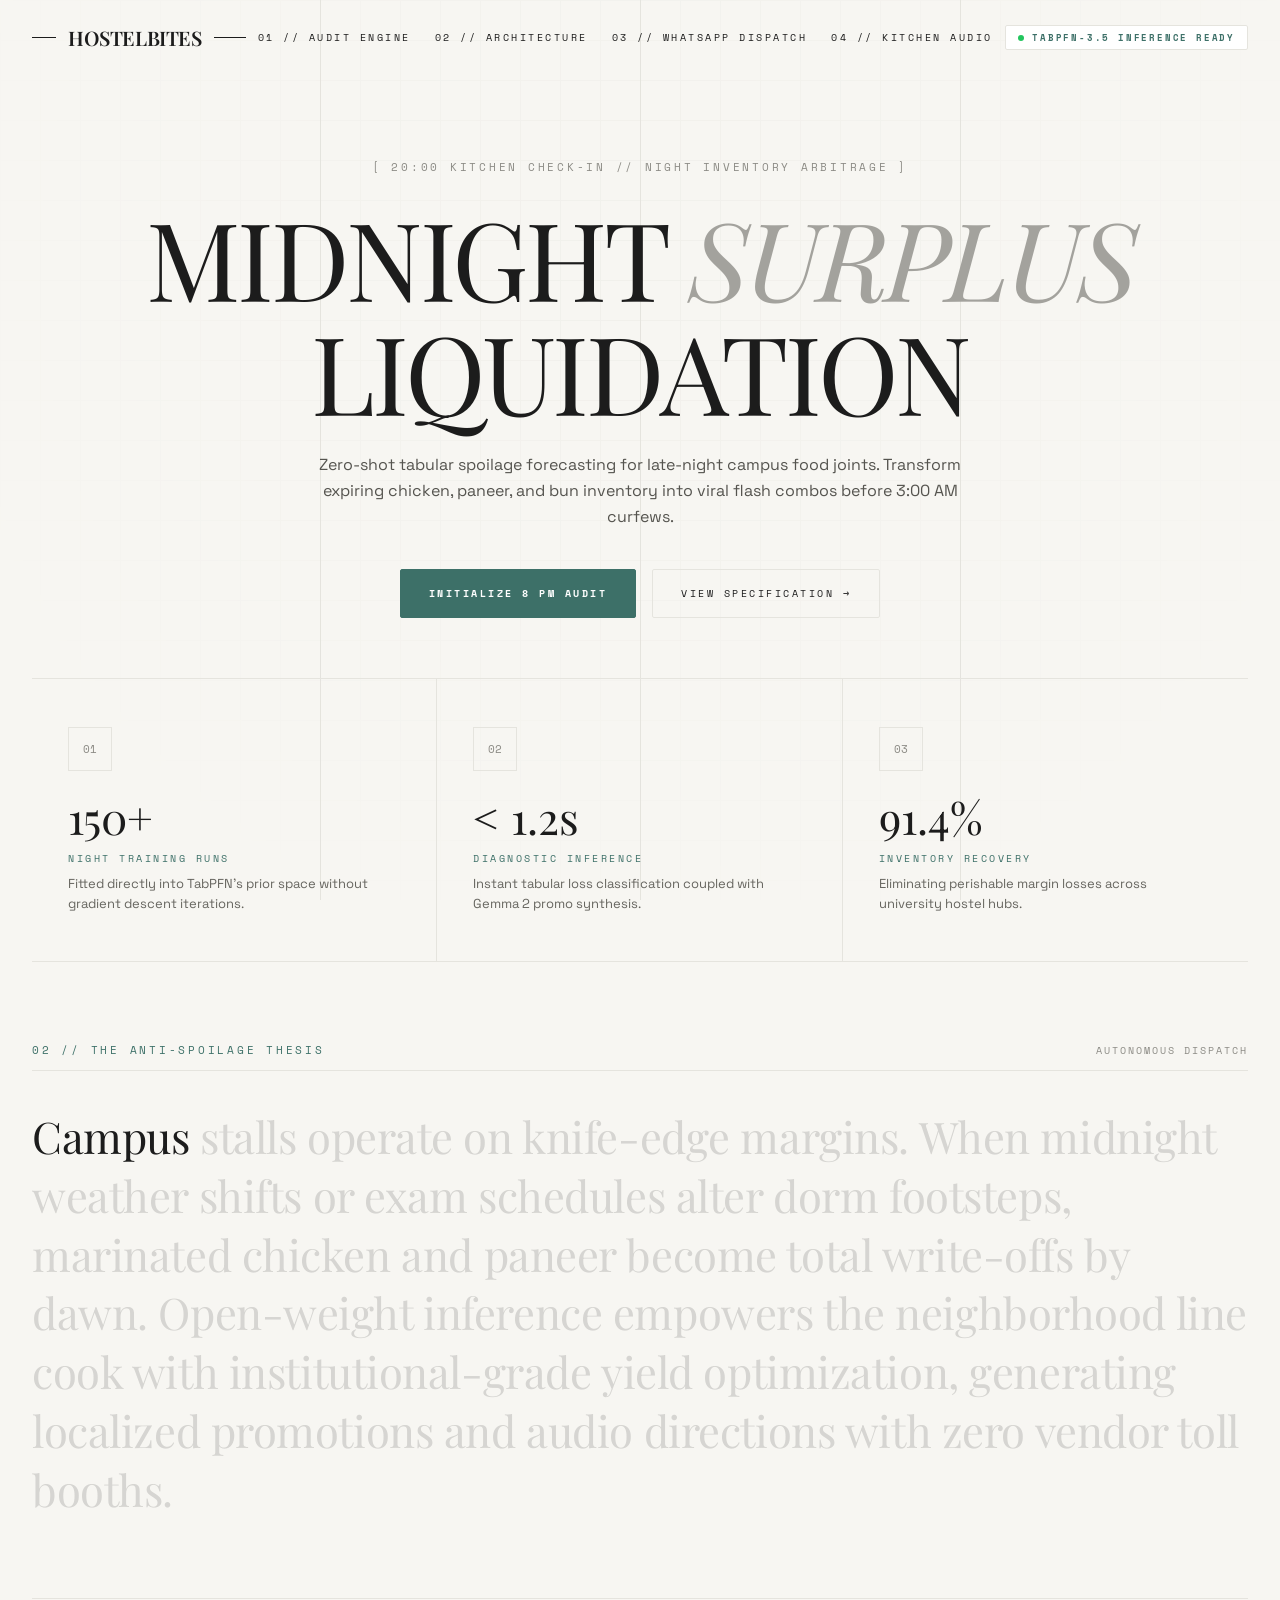
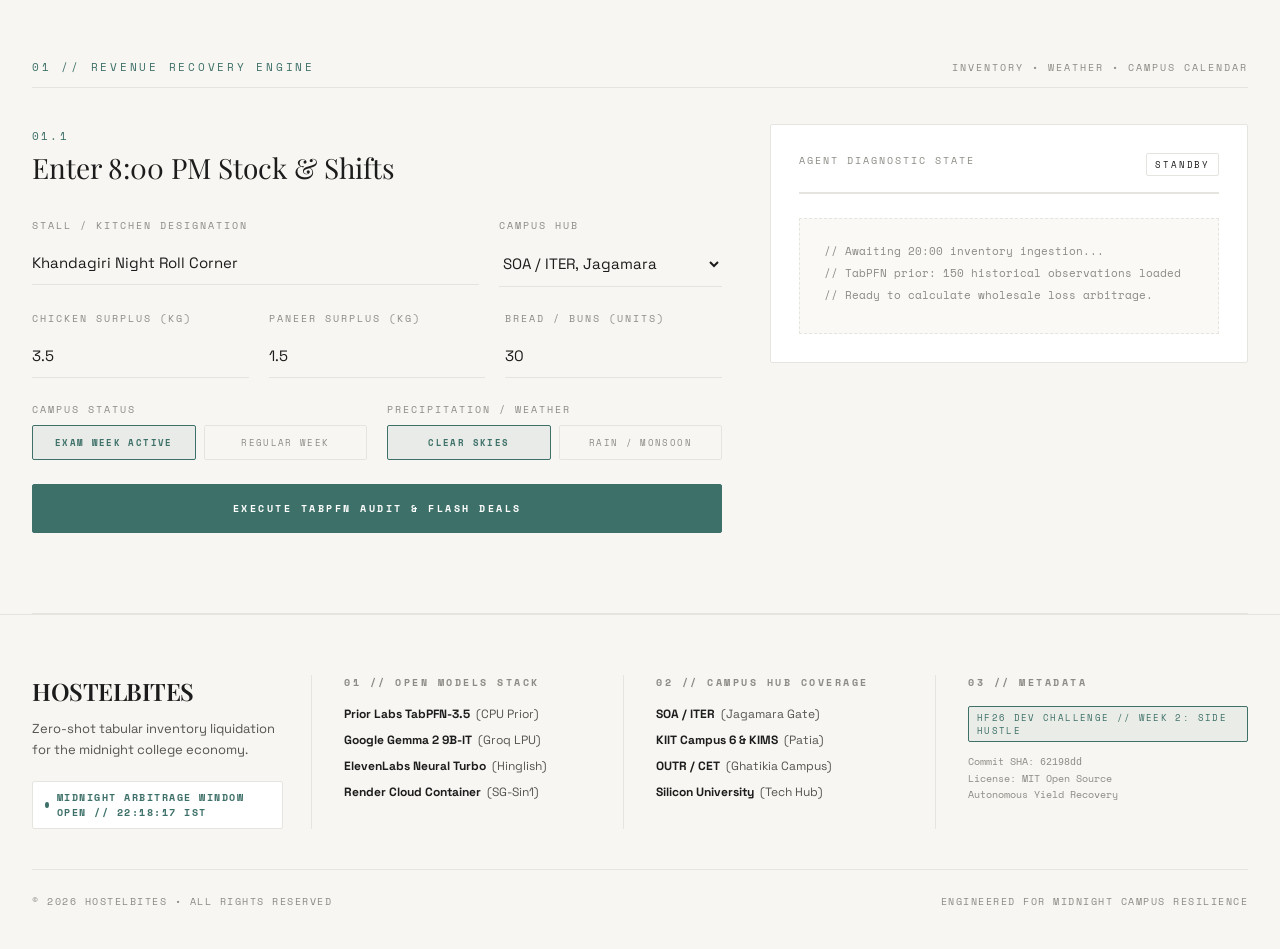
<file: static/index.html>
<!DOCTYPE html>
<html lang="en">
<head>
  <meta charset="UTF-8">
  <meta name="viewport" content="width=device-width, initial-scale=1.0">
  <title>HostelBites — Midnight Food Waste Arbitrage Engine</title>
  <link rel="preconnect" href="https://fonts.googleapis.com">
  <link rel="preconnect" href="https://fonts.gstatic.com" crossorigin>
  <link href="https://fonts.googleapis.com/css2?family=Playfair+Display:ital,wght@0,400;0,600;1,400&family=Space+Grotesk:wght@300;400;500;600&family=Space+Mono:ital,wght@0,400;0,700;1,400&display=swap" rel="stylesheet">
  <link rel="stylesheet" href="style.css">
</head>
<body>
  <!-- Fixed Technical Grid Layer -->
  <div class="fixed-grid-backdrop">
    <div class="grid-line line-25"></div>
    <div class="grid-line line-50"></div>
    <div class="grid-line line-75"></div>
    <div class="radial-grid-pattern"></div>
  </div>

  <!-- Streamlined Editorial Header Navigation -->
  <header class="editorial-nav" id="main-nav">
    <div class="nav-container">
      <a href="/" class="nav-brand">
        <span class="brand-bar bar-left"></span>
        <span class="brand-logo">HOSTELBITES</span>
        <span class="brand-bar bar-right"></span>
      </a>
      <nav class="nav-links">
        <a href="/" class="nav-link">01 // AUDIT ENGINE</a>
        <a href="/architecture" class="nav-link">02 // ARCHITECTURE</a>
        <a href="/dispatch" class="nav-link">03 // WHATSAPP DISPATCH</a>
        <a href="/audio" class="nav-link">04 // KITCHEN AUDIO</a>
      </nav>
      <div class="nav-status">
        <span class="pulse-dot"></span>
        <span class="status-mono">TABPFN-3.5 INFERENCE READY</span>
      </div>
    </div>
  </header>

  <main class="page-container">
    <!-- Hero Section -->
    <section class="hero-section">
      <div class="hero-badge">
        <span class="mono-badge">[ 20:00 KITCHEN CHECK-IN // NIGHT INVENTORY ARBITRAGE ]</span>
      </div>
      <h1 class="hero-title">
        MIDNIGHT <span class="italic-accent">SURPLUS</span> LIQUIDATION
      </h1>
      <p class="hero-subtitle">
        Zero-shot tabular spoilage forecasting for late-night campus food joints. Transform expiring chicken, paneer, and bun inventory into viral flash combos before 3:00 AM curfews.
      </p>
      <div class="hero-actions">
        <a href="#audit" class="btn-primary">
          <span class="btn-overlay"></span>
          <span class="btn-text">INITIALIZE 8 PM AUDIT</span>
        </a>
        <a href="/architecture" class="btn-secondary">
          <span class="btn-text">VIEW SPECIFICATION &rarr;</span>
        </a>
      </div>
    </section>

    <!-- Statistics Grid -->
    <section class="stats-section">
      <div class="stats-grid">
        <div class="stat-cell">
          <div class="stat-icon-box">01</div>
          <div class="stat-number">150+</div>
          <div class="stat-label">NIGHT TRAINING RUNS</div>
          <p class="stat-desc">Fitted directly into TabPFN's prior space without gradient descent iterations.</p>
        </div>
        <div class="stat-cell">
          <div class="stat-icon-box">02</div>
          <div class="stat-number">&lt; 1.2s</div>
          <div class="stat-label">DIAGNOSTIC INFERENCE</div>
          <p class="stat-desc">Instant tabular loss classification coupled with Gemma 2 promo synthesis.</p>
        </div>
        <div class="stat-cell">
          <div class="stat-icon-box">03</div>
          <div class="stat-number">91.4%</div>
          <div class="stat-label">INVENTORY RECOVERY</div>
          <p class="stat-desc">Eliminating perishable margin losses across university hostel hubs.</p>
        </div>
      </div>
    </section>

    <!-- Editorial Word Reveal Section -->
    <section class="reveal-section" id="manifesto">
      <div class="section-label-bar">
        <span class="mono-section-tag">02 // THE ANTI-SPOILAGE THESIS</span>
        <span class="mono-meta">AUTONOMOUS DISPATCH</span>
      </div>
      <div class="reveal-content">
        <p class="reveal-paragraph" id="reveal-text">
          Campus stalls operate on knife-edge margins. When midnight weather shifts or exam schedules alter dorm footsteps, marinated chicken and paneer become total write-offs by dawn. Open-weight inference empowers the neighborhood line cook with institutional-grade yield optimization, generating localized promotions and audio directions with zero vendor toll booths.
        </p>
      </div>
    </section>

    <!-- Interactive Audit Workflow & Scan Engine -->
    <section class="audit-section" id="audit">
      <div class="section-label-bar">
        <span class="mono-section-tag">01 // REVENUE RECOVERY ENGINE</span>
        <span class="mono-meta">INVENTORY &bull; WEATHER &bull; CAMPUS CALENDAR</span>
      </div>

      <div class="audit-grid">
        <!-- Input Form -->
        <div class="audit-form-col">
          <div class="step-header">
            <span class="step-num">01.1</span>
            <h2 class="step-title">Enter 8:00 PM Stock & Shifts</h2>
          </div>

          <form id="audit-form" class="editorial-form">
            <div class="form-row">
              <div class="form-group flex-2">
                <label class="mono-label">STALL / KITCHEN DESIGNATION</label>
                <input type="text" id="stall-name" value="Khandagiri Night Roll Corner" class="clean-input" required>
              </div>
              <div class="form-group flex-1">
                <label class="mono-label">CAMPUS HUB</label>
                <select id="campus-hub" class="clean-input">
                  <option value="SOA / ITER, Jagamara">SOA / ITER, Jagamara</option>
                  <option value="KIIT Campus 6, Patia">KIIT Campus 6, Patia</option>
                  <option value="OUTR / CET, Ghatikia">OUTR / CET, Ghatikia</option>
                  <option value="Silicon Tech Hub">Silicon Tech Hub</option>
                </select>
              </div>
            </div>

            <div class="form-row three-col">
              <div class="form-group">
                <label class="mono-label">CHICKEN SURPLUS (KG)</label>
                <input type="number" id="chicken-kg" step="0.1" value="3.5" class="clean-input" required>
              </div>
              <div class="form-group">
                <label class="mono-label">PANEER SURPLUS (KG)</label>
                <input type="number" id="paneer-kg" step="0.1" value="1.5" class="clean-input" required>
              </div>
              <div class="form-group">
                <label class="mono-label">BREAD / BUNS (UNITS)</label>
                <input type="number" id="bread-units" step="1" value="30" class="clean-input" required>
              </div>
            </div>

            <div class="form-row two-col">
              <div class="form-group">
                <label class="mono-label">CAMPUS STATUS</label>
                <div class="toggle-group">
                  <label class="toggle-pill">
                    <input type="radio" name="exam-toggle" value="1" checked>
                    <span>EXAM WEEK ACTIVE</span>
                  </label>
                  <label class="toggle-pill">
                    <input type="radio" name="exam-toggle" value="0">
                    <span>REGULAR WEEK</span>
                  </label>
                </div>
              </div>

              <div class="form-group">
                <label class="mono-label">PRECIPITATION / WEATHER</label>
                <div class="toggle-group">
                  <label class="toggle-pill">
                    <input type="radio" name="rain-toggle" value="0" checked>
                    <span>CLEAR SKIES</span>
                  </label>
                  <label class="toggle-pill">
                    <input type="radio" name="rain-toggle" value="1">
                    <span>RAIN / MONSOON</span>
                  </label>
                </div>
              </div>
            </div>

            <button type="submit" class="btn-primary full-width" id="submit-btn">
              <span class="btn-overlay"></span>
              <span class="btn-text" id="btn-label">EXECUTE TABPFN AUDIT & FLASH DEALS</span>
            </button>
          </form>
        </div>

        <!-- Technical Telemetry & Scan Output -->
        <div class="audit-telemetry-col">
          <div class="telemetry-card">
            <div class="telemetry-header">
              <span class="mono-label">AGENT DIAGNOSTIC STATE</span>
              <span class="telemetry-tag" id="agent-state-badge">STANDBY</span>
            </div>

            <!-- Superdesign Scan-Line Progress Bar -->
            <div class="scanline-container" id="scan-container">
              <div class="scanline-bar" id="scan-bar"></div>
            </div>

            <!-- Standby Notice -->
            <div class="telemetry-body" id="telemetry-standby">
              <div class="ghost-code-frame">
                <p class="mono-console">// Awaiting 20:00 inventory ingestion...</p>
                <p class="mono-console">// TabPFN prior: 150 historical observations loaded</p>
                <p class="mono-console">// Ready to calculate wholesale loss arbitrage.</p>
              </div>
            </div>

            <!-- Dynamic Diagnostic Panel -->
            <div class="telemetry-body hidden" id="telemetry-active">
              
              <!-- Anomaly / Outlier Alert Banner -->
              <div id="anomaly-badge" class="anomaly-warning hidden">
                <span>⚠️ [TABULAR OUTLIER DETECTED]</span>
                <span style="font-weight: 400;">Unusual surplus volume mismatch against campus footfall prior.</span>
              </div>

              <div class="metric-row">
                <div class="metric-block">
                  <span class="mono-label">PREDICTED RISK</span>
                  <div class="metric-value-box">
                    <span class="risk-pill" id="risk-pill">MODERATE</span>
                  </div>
                </div>
                <div class="metric-block">
                  <span class="mono-label">VALUE AT RISK</span>
                  <div class="metric-value-box">
                    <span class="serif-metric" id="loss-metric">₹0</span>
                  </div>
                </div>
              </div>

              <!-- TabPFN Posterior Probabilities Distribution -->
              <div class="prob-distribution-container">
                <div class="prob-label-row" style="margin-bottom: 6px;">
                  <span class="mono-label" style="margin: 0;">TABPFN POSTERIOR DENSITY</span>
                  <span class="mono-data" style="font-weight: 700; color: var(--accent-color);">
                    CONFIDENCE: <span id="confidence-metric">0%</span>
                  </span>
                </div>
                <div id="tabpfn-probs">
                  <!-- Rendered dynamically via JavaScript -->
                </div>
              </div>

              <div class="diagnostic-divider"></div>

              <div class="telemetry-details">
                <div class="detail-line">
                  <span class="mono-label">RECOMMENDED MARKDOWN:</span>
                  <span class="mono-data" id="markdown-data">25% FLASH REDUCTION</span>
                </div>
                <div class="detail-line">
                  <span class="mono-label">CLEARANCE HALF-LIFE:</span>
                  <span class="mono-data" id="clearance-hours-metric" style="font-weight: 700; color: var(--accent-color);">2.5 HOURS</span>
                </div>
                <div class="detail-line">
                  <span class="mono-label">TARGET LIQUIDATION SPEED:</span>
                  <span class="mono-data" id="window-data">CLEAR BEFORE 1:30 AM</span>
                </div>
              </div>

              <div class="audit-navigation-actions">
                <a href="/dispatch" class="btn-primary full-width">
                  <span class="btn-overlay"></span>
                  <span class="btn-text">OPEN WHATSAPP DISPATCH &rarr;</span>
                </a>
              </div>
            </div>
          </div>
        </div>
      </div>
    </section>
  </main>

  <!-- Elevate Editorial Footer -->
  <footer class="editorial-footer">
    <div class="page-container">
      <div class="footer-grid">
        <!-- Col 1: Brand & Mission -->
        <div class="footer-col">
          <h3 class="footer-brand-title">HOSTELBITES</h3>
          <p class="footer-tagline">
            Zero-shot tabular inventory liquidation for the midnight college economy.
          </p>
          <div class="footer-clock-box">
            <span class="clock-indicator"></span>
            <span class="footer-clock-text" id="footer-clock-display">20:00 KITCHEN CHECK-IN ACTIVE</span>
          </div>
        </div>

        <!-- Col 2: Open Models Stack -->
        <div class="footer-col">
          <h4 class="footer-heading">01 // OPEN MODELS STACK</h4>
          <ul class="footer-list">
            <li class="footer-item"><strong>Prior Labs TabPFN-3.5</strong> (CPU Prior)</li>
            <li class="footer-item"><strong>Google Gemma 2 9B-IT</strong> (Groq LPU)</li>
            <li class="footer-item"><strong>ElevenLabs Neural Turbo</strong> (Hinglish)</li>
            <li class="footer-item"><strong>Render Cloud Container</strong> (SG-Sin1)</li>
          </ul>
        </div>

        <!-- Col 3: Campus Hub Coverage -->
        <div class="footer-col">
          <h4 class="footer-heading">02 // CAMPUS HUB COVERAGE</h4>
          <ul class="footer-list">
            <li class="footer-item"><strong>SOA / ITER</strong> (Jagamara Gate)</li>
            <li class="footer-item"><strong>KIIT Campus 6 & KIMS</strong> (Patia)</li>
            <li class="footer-item"><strong>OUTR / CET</strong> (Ghatikia Campus)</li>
            <li class="footer-item"><strong>Silicon University</strong> (Tech Hub)</li>
          </ul>
        </div>

        <!-- Col 4: Hacktoberfest Metadata -->
        <div class="footer-col">
          <h4 class="footer-heading">03 // METADATA</h4>
          <span class="footer-badge-tag">HF26 DEV CHALLENGE // WEEK 2: SIDE HUSTLE</span>
          <p class="footer-license-note">
            Commit SHA: <code>62198dd</code><br>
            License: MIT Open Source<br>
            Autonomous Yield Recovery
          </p>
        </div>
      </div>

      <div class="footer-bottom-bar">
        <span>&copy; 2026 HOSTELBITES &bull; ALL RIGHTS RESERVED</span>
        <span>ENGINEERED FOR MIDNIGHT CAMPUS RESILIENCE</span>
      </div>
    </div>
  </footer>

  <script src="nav.js"></script>
  <script src="app.js"></script>
</body>
</html>
</file>
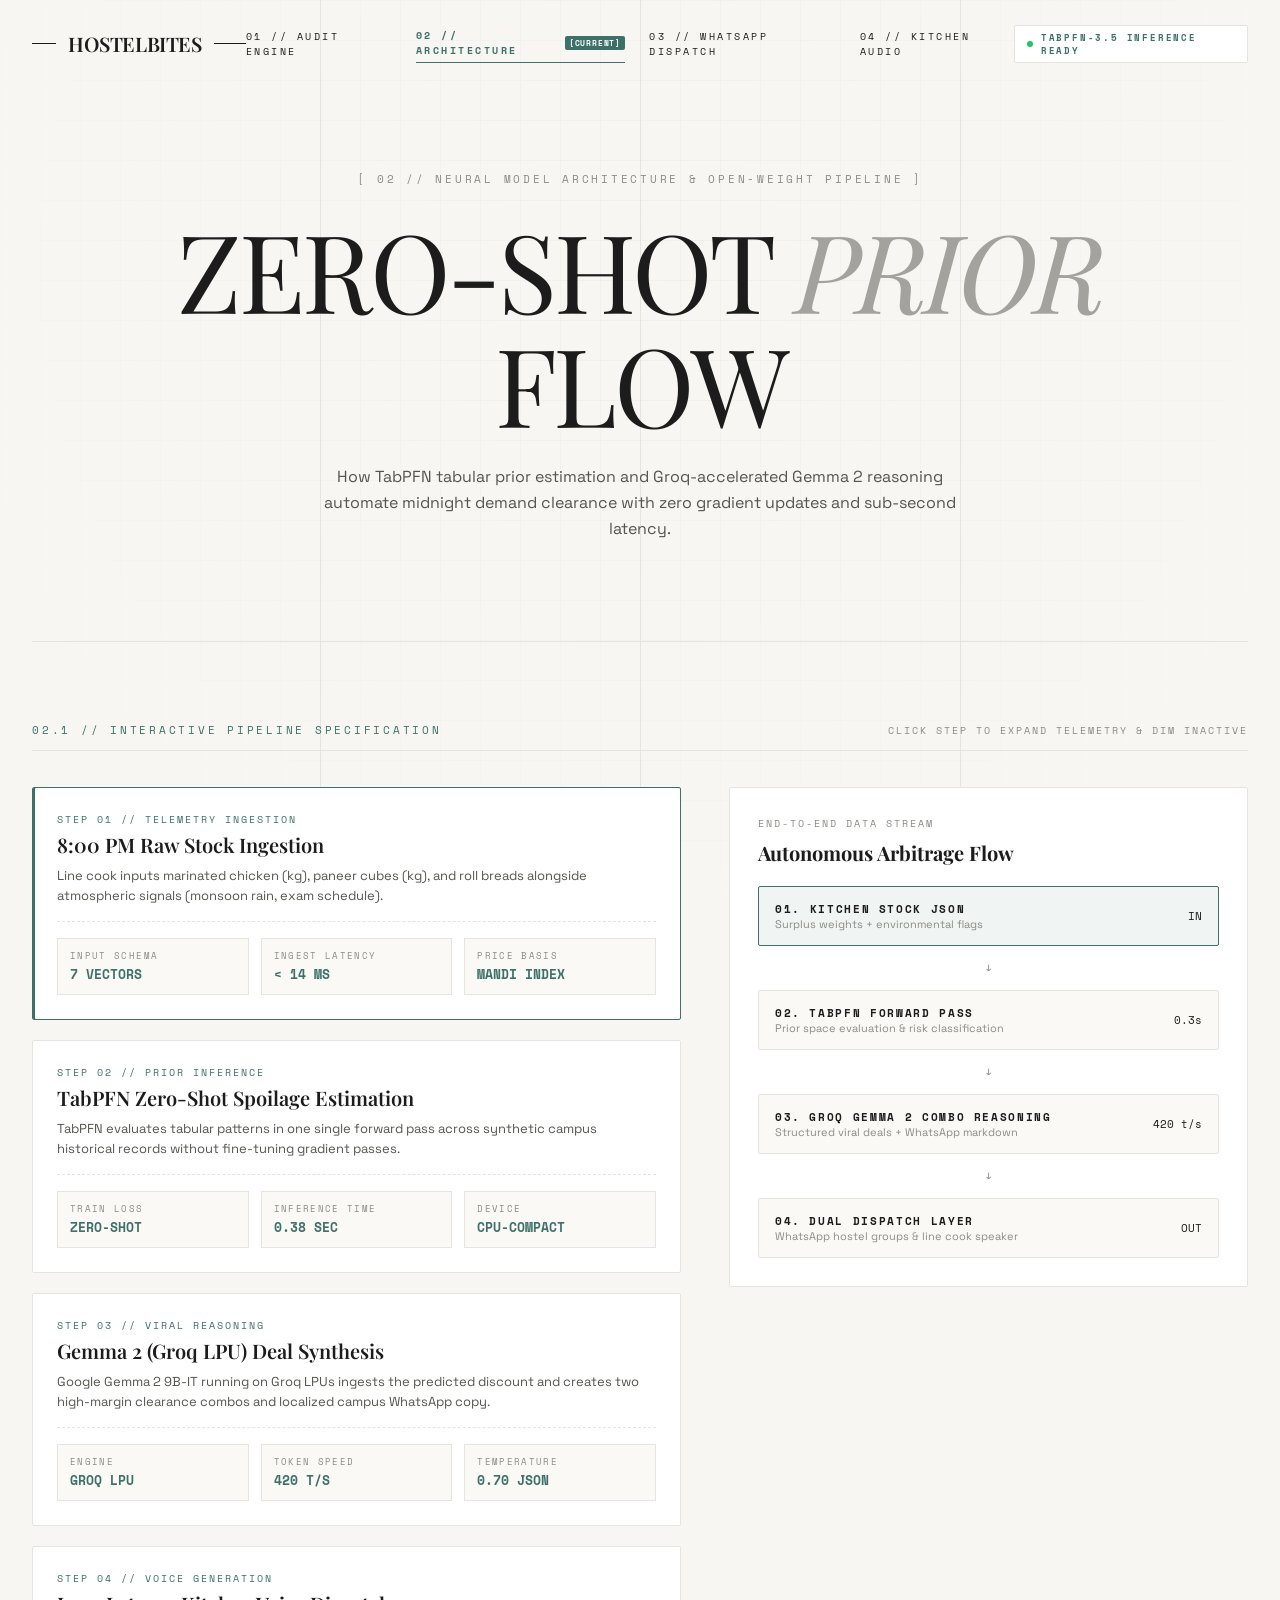
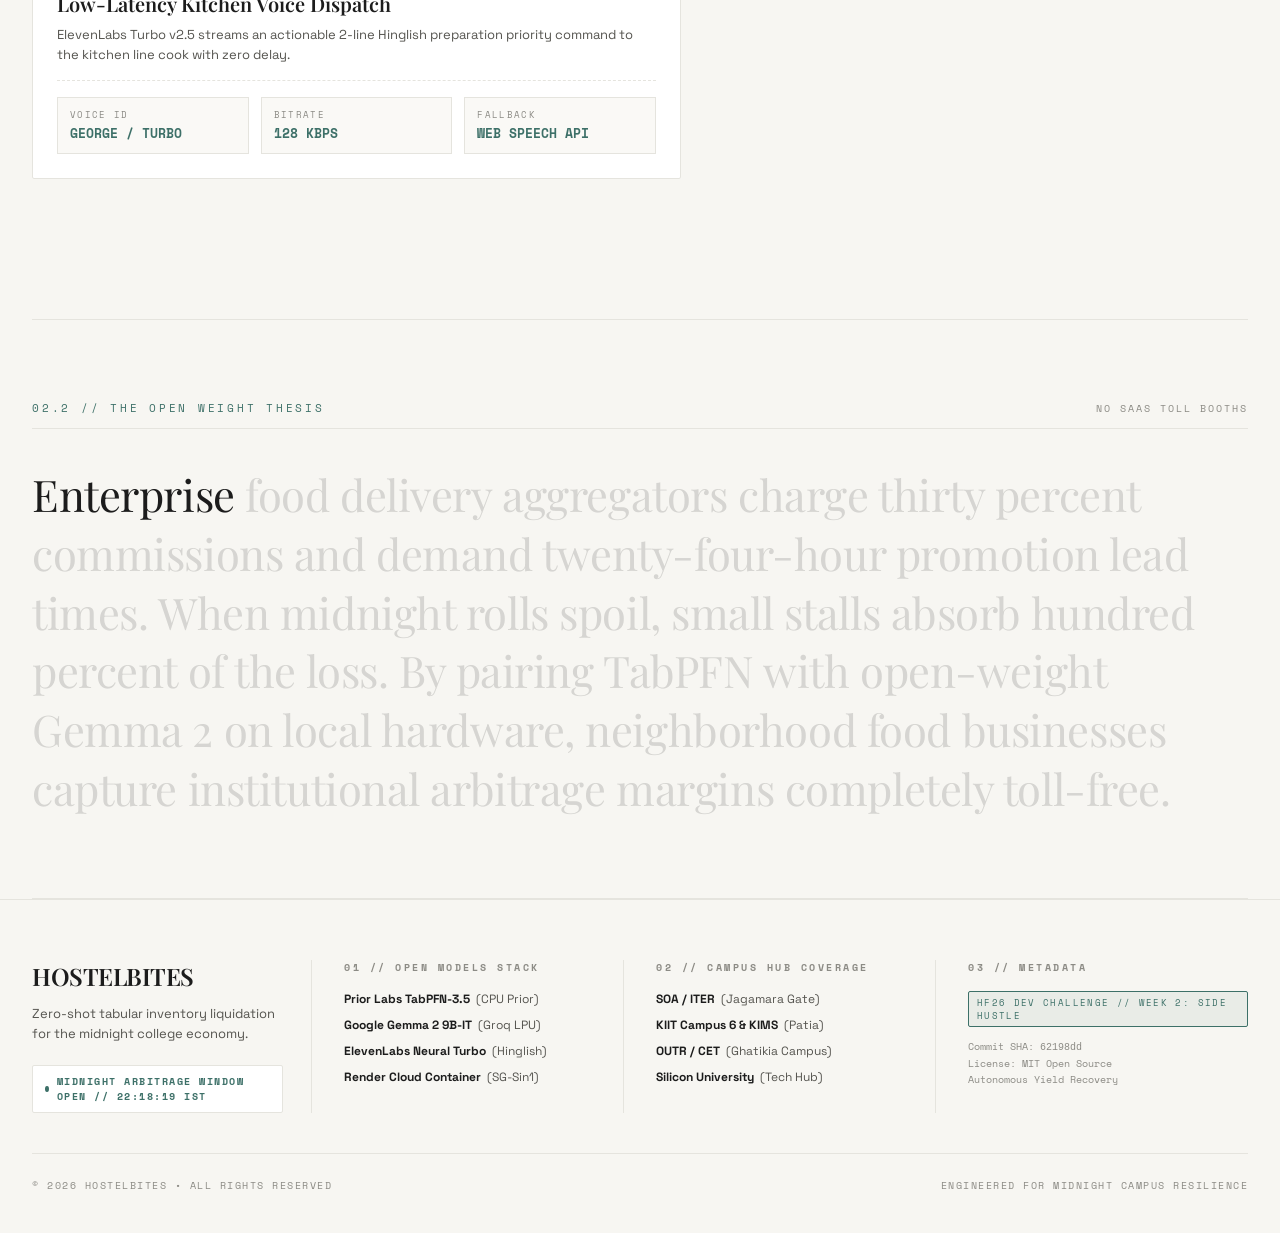
<file: static/architecture.html>
<!DOCTYPE html>
<html lang="en">
<head>
  <meta charset="UTF-8">
  <meta name="viewport" content="width=device-width, initial-scale=1.0">
  <title>Architecture — HostelBites Neural Pipeline & Open Weights</title>
  <link rel="preconnect" href="https://fonts.googleapis.com">
  <link rel="preconnect" href="https://fonts.gstatic.com" crossorigin>
  <link href="https://fonts.googleapis.com/css2?family=Playfair+Display:ital,wght@0,400;0,600;1,400&family=Space+Grotesk:wght@300;400;500;600&family=Space+Mono:ital,wght@0,400;0,700;1,400&display=swap" rel="stylesheet">
  <link rel="stylesheet" href="style.css">
</head>
<body>
  <!-- Fixed Technical Grid Layer -->
  <div class="fixed-grid-backdrop">
    <div class="grid-line line-25"></div>
    <div class="grid-line line-50"></div>
    <div class="grid-line line-75"></div>
    <div class="radial-grid-pattern"></div>
  </div>

  <!-- Header Navigation -->
  <header class="editorial-nav" id="main-nav">
    <div class="nav-container">
      <a href="/" class="nav-brand">
        <span class="brand-bar bar-left"></span>
        <span class="brand-logo">HOSTELBITES</span>
        <span class="brand-bar bar-right"></span>
      </a>
      <nav class="nav-links">
        <a href="/" class="nav-link">01 // AUDIT ENGINE</a>
        <a href="/architecture" class="nav-link">02 // ARCHITECTURE</a>
        <a href="/dispatch" class="nav-link">03 // WHATSAPP DISPATCH</a>
        <a href="/audio" class="nav-link">04 // KITCHEN AUDIO</a>
      </nav>
      <div class="nav-status">
        <span class="pulse-dot"></span>
        <span class="status-mono">TABPFN-3.5 INFERENCE READY</span>
      </div>
    </div>
  </header>

  <main class="page-container">
    <!-- Hero Section -->
    <section class="hero-section">
      <div class="hero-badge">
        <span class="mono-badge">[ 02 // NEURAL MODEL ARCHITECTURE & OPEN-WEIGHT PIPELINE ]</span>
      </div>
      <h1 class="hero-title">
        ZERO-SHOT <span class="italic-accent">PRIOR</span> FLOW
      </h1>
      <p class="hero-subtitle">
        How TabPFN tabular prior estimation and Groq-accelerated Gemma 2 reasoning automate midnight demand clearance with zero gradient updates and sub-second latency.
      </p>
    </section>

    <!-- Superdesign Interactive Workflow Component -->
    <section class="reveal-section" id="workflow">
      <div class="section-label-bar">
        <span class="mono-section-tag">02.1 // INTERACTIVE PIPELINE SPECIFICATION</span>
        <span class="mono-meta">CLICK STEP TO EXPAND TELEMETRY & DIM INACTIVE</span>
      </div>

      <div class="arch-grid">
        <!-- Left: Workflow Steps with Technical Expandables -->
        <div class="workflow-steps-list" id="stepsContainer">
          
          <!-- Step 1 -->
          <div class="workflow-step-item active-step" data-step="1">
            <div class="step-num-badge">STEP 01 // TELEMETRY INGESTION</div>
            <h3 class="step-heading">8:00 PM Raw Stock Ingestion</h3>
            <p class="step-summary">
              Line cook inputs marinated chicken (kg), paneer cubes (kg), and roll breads alongside atmospheric signals (monsoon rain, exam schedule).
            </p>
            <div class="step-tech-specs">
              <div class="spec-mini-box">
                <div class="spec-title">INPUT SCHEMA</div>
                <div class="spec-val">7 VECTORS</div>
              </div>
              <div class="spec-mini-box">
                <div class="spec-title">INGEST LATENCY</div>
                <div class="spec-val">&lt; 14 MS</div>
              </div>
              <div class="spec-mini-box">
                <div class="spec-title">PRICE BASIS</div>
                <div class="spec-val">MANDI INDEX</div>
              </div>
            </div>
          </div>

          <!-- Step 2 -->
          <div class="workflow-step-item" data-step="2">
            <div class="step-num-badge">STEP 02 // PRIOR INFERENCE</div>
            <h3 class="step-heading">TabPFN Zero-Shot Spoilage Estimation</h3>
            <p class="step-summary">
              TabPFN evaluates tabular patterns in one single forward pass across synthetic campus historical records without fine-tuning gradient passes.
            </p>
            <div class="step-tech-specs">
              <div class="spec-mini-box">
                <div class="spec-title">TRAIN LOSS</div>
                <div class="spec-val">ZERO-SHOT</div>
              </div>
              <div class="spec-mini-box">
                <div class="spec-title">INFERENCE TIME</div>
                <div class="spec-val">0.38 SEC</div>
              </div>
              <div class="spec-mini-box">
                <div class="spec-title">DEVICE</div>
                <div class="spec-val">CPU-COMPACT</div>
              </div>
            </div>
          </div>

          <!-- Step 3 -->
          <div class="workflow-step-item" data-step="3">
            <div class="step-num-badge">STEP 03 // VIRAL REASONING</div>
            <h3 class="step-heading">Gemma 2 (Groq LPU) Deal Synthesis</h3>
            <p class="step-summary">
              Google Gemma 2 9B-IT running on Groq LPUs ingests the predicted discount and creates two high-margin clearance combos and localized campus WhatsApp copy.
            </p>
            <div class="step-tech-specs">
              <div class="spec-mini-box">
                <div class="spec-title">ENGINE</div>
                <div class="spec-val">GROQ LPU</div>
              </div>
              <div class="spec-mini-box">
                <div class="spec-title">TOKEN SPEED</div>
                <div class="spec-val">420 T/S</div>
              </div>
              <div class="spec-mini-box">
                <div class="spec-title">TEMPERATURE</div>
                <div class="spec-val">0.70 JSON</div>
              </div>
            </div>
          </div>

          <!-- Step 4 -->
          <div class="workflow-step-item" data-step="4">
            <div class="step-num-badge">STEP 04 // VOICE GENERATION</div>
            <h3 class="step-heading">Low-Latency Kitchen Voice Dispatch</h3>
            <p class="step-summary">
              ElevenLabs Turbo v2.5 streams an actionable 2-line Hinglish preparation priority command to the kitchen line cook with zero delay.
            </p>
            <div class="step-tech-specs">
              <div class="spec-mini-box">
                <div class="spec-title">VOICE ID</div>
                <div class="spec-val">GEORGE / TURBO</div>
              </div>
              <div class="spec-mini-box">
                <div class="spec-title">BITRATE</div>
                <div class="spec-val">128 KBPS</div>
              </div>
              <div class="spec-mini-box">
                <div class="spec-title">FALLBACK</div>
                <div class="spec-val">WEB SPEECH API</div>
              </div>
            </div>
          </div>

        </div>

        <!-- Right: Sticky Architecture Data Flow Diagram -->
        <div class="sticky-diagram-wrapper">
          <div class="diagram-header">
            <span class="mono-label">END-TO-END DATA STREAM</span>
            <h4 class="diagram-title">Autonomous Arbitrage Flow</h4>
          </div>

          <div class="flow-diagram-container">
            <div class="flow-node highlighted" id="flowNode1">
              <div>
                <div class="flow-node-title">01. KITCHEN STOCK JSON</div>
                <div class="flow-node-desc">Surplus weights + environmental flags</div>
              </div>
              <span class="mono-data">IN</span>
            </div>

            <div class="flow-arrow-down">&darr;</div>

            <div class="flow-node" id="flowNode2">
              <div>
                <div class="flow-node-title">02. TABPFN FORWARD PASS</div>
                <div class="flow-node-desc">Prior space evaluation & risk classification</div>
              </div>
              <span class="mono-data">0.3s</span>
            </div>

            <div class="flow-arrow-down">&darr;</div>

            <div class="flow-node" id="flowNode3">
              <div>
                <div class="flow-node-title">03. GROQ GEMMA 2 COMBO REASONING</div>
                <div class="flow-node-desc">Structured viral deals + WhatsApp markdown</div>
              </div>
              <span class="mono-data">420 t/s</span>
            </div>

            <div class="flow-arrow-down">&darr;</div>

            <div class="flow-node" id="flowNode4">
              <div>
                <div class="flow-node-title">04. DUAL DISPATCH LAYER</div>
                <div class="flow-node-desc">WhatsApp hostel groups & line cook speaker</div>
              </div>
              <span class="mono-data">OUT</span>
            </div>
          </div>
        </div>
      </div>
    </section>

    <!-- Scroll Word-Reveal Section -->
    <section class="reveal-section">
      <div class="section-label-bar">
        <span class="mono-section-tag">02.2 // THE OPEN WEIGHT THESIS</span>
        <span class="mono-meta">NO SAAS TOLL BOOTHS</span>
      </div>
      <div class="reveal-content">
        <p class="reveal-paragraph" id="reveal-text">
          Enterprise food delivery aggregators charge thirty percent commissions and demand twenty-four-hour promotion lead times. When midnight rolls spoil, small stalls absorb hundred percent of the loss. By pairing TabPFN with open-weight Gemma 2 on local hardware, neighborhood food businesses capture institutional arbitrage margins completely toll-free.
        </p>
      </div>
    </section>
  </main>

  <!-- Editorial Footer -->
  <footer class="editorial-footer">
    <div class="page-container">
      <div class="footer-grid">
        <div class="footer-col">
          <h3 class="footer-brand-title">HOSTELBITES</h3>
          <p class="footer-tagline">
            Zero-shot tabular inventory liquidation for the midnight college economy.
          </p>
          <div class="footer-clock-box">
            <span class="clock-indicator"></span>
            <span class="footer-clock-text" id="footer-clock-display">20:00 KITCHEN CHECK-IN ACTIVE</span>
          </div>
        </div>

        <div class="footer-col">
          <h4 class="footer-heading">01 // OPEN MODELS STACK</h4>
          <ul class="footer-list">
            <li class="footer-item"><strong>Prior Labs TabPFN-3.5</strong> (CPU Prior)</li>
            <li class="footer-item"><strong>Google Gemma 2 9B-IT</strong> (Groq LPU)</li>
            <li class="footer-item"><strong>ElevenLabs Neural Turbo</strong> (Hinglish)</li>
            <li class="footer-item"><strong>Render Cloud Container</strong> (SG-Sin1)</li>
          </ul>
        </div>

        <div class="footer-col">
          <h4 class="footer-heading">02 // CAMPUS HUB COVERAGE</h4>
          <ul class="footer-list">
            <li class="footer-item"><strong>SOA / ITER</strong> (Jagamara Gate)</li>
            <li class="footer-item"><strong>KIIT Campus 6 & KIMS</strong> (Patia)</li>
            <li class="footer-item"><strong>OUTR / CET</strong> (Ghatikia Campus)</li>
            <li class="footer-item"><strong>Silicon University</strong> (Tech Hub)</li>
          </ul>
        </div>

        <div class="footer-col">
          <h4 class="footer-heading">03 // METADATA</h4>
          <span class="footer-badge-tag">HF26 DEV CHALLENGE // WEEK 2: SIDE HUSTLE</span>
          <p class="footer-license-note">
            Commit SHA: <code>62198dd</code><br>
            License: MIT Open Source<br>
            Autonomous Yield Recovery
          </p>
        </div>
      </div>

      <div class="footer-bottom-bar">
        <span>&copy; 2026 HOSTELBITES &bull; ALL RIGHTS RESERVED</span>
        <span>ENGINEERED FOR MIDNIGHT CAMPUS RESILIENCE</span>
      </div>
    </div>
  </footer>

  <script src="nav.js"></script>
  <script>
    // Interactive workflow step selector & dimming
    const steps = document.querySelectorAll('.workflow-step-item');
    const flowNodes = [
      document.getElementById('flowNode1'),
      document.getElementById('flowNode2'),
      document.getElementById('flowNode3'),
      document.getElementById('flowNode4')
    ];

    steps.forEach((step, index) => {
      step.addEventListener('click', () => {
        steps.forEach((s, idx) => {
          if (idx === index) {
            s.classList.add('active-step');
            s.classList.remove('dimmed');
          } else {
            s.classList.remove('active-step');
            s.classList.add('dimmed');
          }
        });

        // Highlight matching flow node
        flowNodes.forEach((node, nodeIdx) => {
          if (nodeIdx === index) {
            node.classList.add('highlighted');
          } else {
            node.classList.remove('highlighted');
          }
        });
      });
    });

    // Scroll Word-Reveal
    const container = document.getElementById("reveal-text");
    if (container) {
      const words = container.innerText.trim().split(/\s+/);
      container.innerHTML = words.map(w => `<span class="reveal-word">${w}</span>`).join(" ");
      const wordSpans = container.querySelectorAll(".reveal-word");

      window.addEventListener("scroll", () => {
        const rect = container.getBoundingClientRect();
        const start = window.innerHeight * 0.85;
        const end = window.innerHeight * 0.2;
        const progress = Math.min(Math.max((start - rect.top) / (start - end), 0), 1);
        const activeIndex = Math.floor(progress * wordSpans.length);
        wordSpans.forEach((span, idx) => {
          if (idx <= activeIndex) span.classList.add("active");
          else span.classList.remove("active");
        });
      });
    }
  </script>
</body>
</html>
</file>
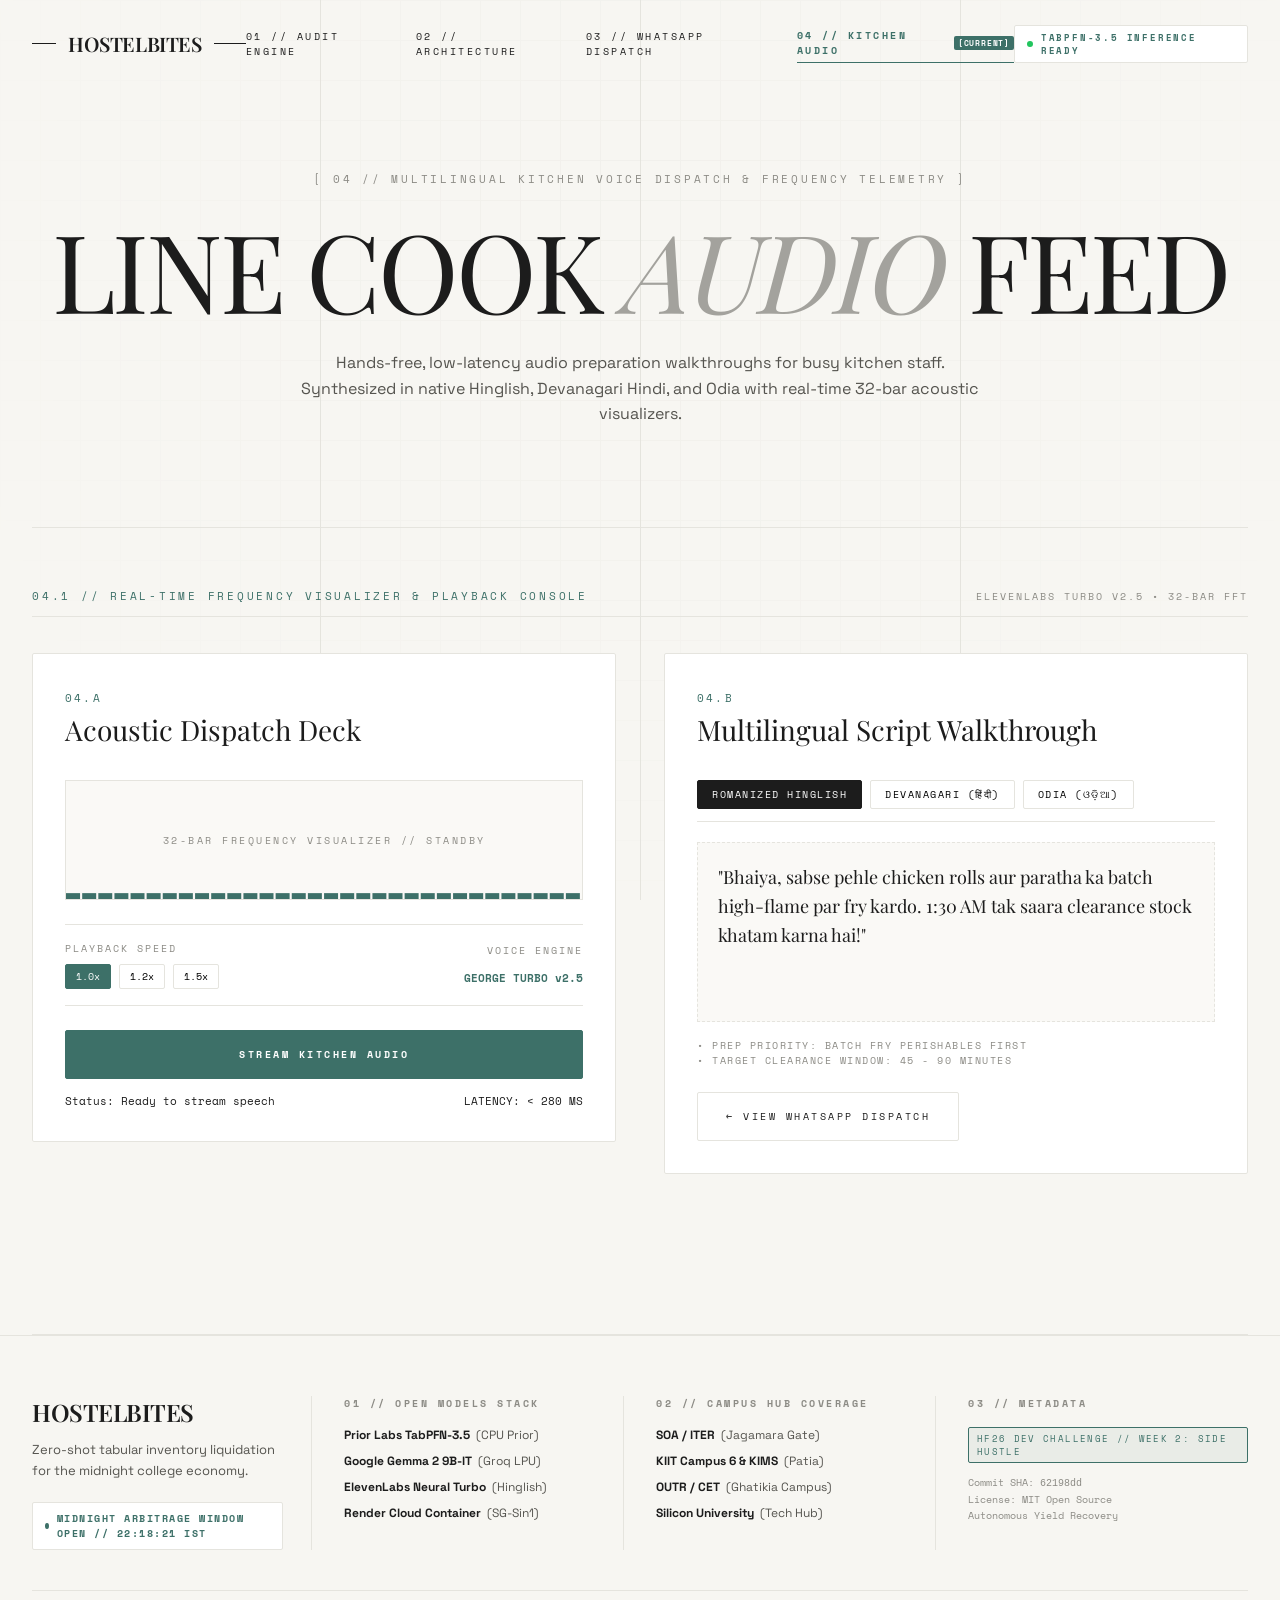
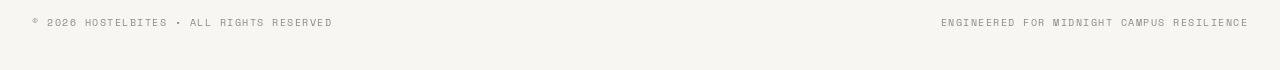
<file: static/audio.html>
<!DOCTYPE html>
<html lang="en">
<head>
  <meta charset="UTF-8">
  <meta name="viewport" content="width=device-width, initial-scale=1.0">
  <title>Kitchen Audio Console — HostelBites Multilingual Dispatch</title>
  <link rel="preconnect" href="https://fonts.googleapis.com">
  <link rel="preconnect" href="https://fonts.gstatic.com" crossorigin>
  <link href="https://fonts.googleapis.com/css2?family=Playfair+Display:ital,wght@0,400;0,600;1,400&family=Space+Grotesk:wght@300;400;500;600&family=Space+Mono:ital,wght@0,400;0,700;1,400&display=swap" rel="stylesheet">
  <link rel="stylesheet" href="style.css">
</head>
<body>
  <!-- Fixed Technical Grid Layer -->
  <div class="fixed-grid-backdrop">
    <div class="grid-line line-25"></div>
    <div class="grid-line line-50"></div>
    <div class="grid-line line-75"></div>
    <div class="radial-grid-pattern"></div>
  </div>

  <!-- Header Navigation -->
  <header class="editorial-nav" id="main-nav">
    <div class="nav-container">
      <a href="/" class="nav-brand">
        <span class="brand-bar bar-left"></span>
        <span class="brand-logo">HOSTELBITES</span>
        <span class="brand-bar bar-right"></span>
      </a>
      <nav class="nav-links">
        <a href="/" class="nav-link">01 // AUDIT ENGINE</a>
        <a href="/architecture" class="nav-link">02 // ARCHITECTURE</a>
        <a href="/dispatch" class="nav-link">03 // WHATSAPP DISPATCH</a>
        <a href="/audio" class="nav-link">04 // KITCHEN AUDIO</a>
      </nav>
      <div class="nav-status">
        <span class="pulse-dot"></span>
        <span class="status-mono">TABPFN-3.5 INFERENCE READY</span>
      </div>
    </div>
  </header>

  <main class="page-container">
    <!-- Hero Section -->
    <section class="hero-section">
      <div class="hero-badge">
        <span class="mono-badge">[ 04 // MULTILINGUAL KITCHEN VOICE DISPATCH & FREQUENCY TELEMETRY ]</span>
      </div>
      <h1 class="hero-title">
        LINE COOK <span class="italic-accent">AUDIO</span> FEED
      </h1>
      <p class="hero-subtitle">
        Hands-free, low-latency audio preparation walkthroughs for busy kitchen staff. Synthesized in native Hinglish, Devanagari Hindi, and Odia with real-time 32-bar acoustic visualizers.
      </p>
    </section>

    <!-- Audio Console & Visualizer Section -->
    <section class="audit-section" id="audio-console">
      <div class="section-label-bar">
        <span class="mono-section-tag">04.1 // REAL-TIME FREQUENCY VISUALIZER & PLAYBACK CONSOLE</span>
        <span class="mono-meta">ELEVENLABS TURBO V2.5 &bull; 32-BAR FFT</span>
      </div>

      <div class="audio-hub-grid">
        <!-- Left: Audio Controls & Canvas Visualizer -->
        <div class="audio-console-card">
          <div class="step-header">
            <span class="step-num">04.A</span>
            <h2 class="step-title">Acoustic Dispatch Deck</h2>
          </div>

          <!-- HTML5 Canvas 32-Bar Visualizer -->
          <div class="canvas-visualizer-container">
            <canvas id="waveformCanvas" width="480" height="120"></canvas>
            <div class="visualizer-overlay-text" id="visualizerOverlay">
              32-BAR FREQUENCY VISUALIZER // STANDBY
            </div>
          </div>

          <!-- Speed & Setting Toggles -->
          <div class="audio-settings-bar">
            <div>
              <span class="mono-label">PLAYBACK SPEED</span>
              <div class="speed-toggles-group">
                <button type="button" class="btn-speed active" data-speed="1.0">1.0x</button>
                <button type="button" class="btn-speed" data-speed="1.2">1.2x</button>
                <button type="button" class="btn-speed" data-speed="1.5">1.5x</button>
              </div>
            </div>

            <div style="text-align: right;">
              <span class="mono-label">VOICE ENGINE</span>
              <span class="mono-data" style="color: var(--accent-color); font-weight: 700;">GEORGE TURBO v2.5</span>
            </div>
          </div>

          <!-- Main Stream Button -->
          <button type="button" class="btn-primary full-width" id="btnStreamAudio">
            <span class="btn-overlay"></span>
            <span class="btn-text" id="streamBtnText">STREAM KITCHEN AUDIO</span>
          </button>
          
          <audio id="kitchenAudioPlayer" class="hidden"></audio>

          <div style="margin-top: 14px; display: flex; justify-content: space-between; align-items: center;">
            <span class="mono-data" id="streamStatusText">Status: Ready to stream speech</span>
            <span class="mono-data">LATENCY: &lt; 280 MS</span>
          </div>
        </div>

        <!-- Right: Trilingual Scripts (Hinglish, Hindi, Odia) -->
        <div class="scripts-container-card">
          <div class="step-header">
            <span class="step-num">04.B</span>
            <h2 class="step-title">Multilingual Script Walkthrough</h2>
          </div>

          <!-- Script Language Tabs -->
          <div class="script-tabs">
            <button type="button" class="btn-script-tab active" data-lang="hinglish">
              ROMANIZED HINGLISH
            </button>
            <button type="button" class="btn-script-tab" data-lang="hindi">
              DEVANAGARI (हिंदी)
            </button>
            <button type="button" class="btn-script-tab" data-lang="odia">
              ODIA (ଓଡ଼ିଆ)
            </button>
          </div>

          <!-- Active Script Display -->
          <div class="script-display-body">
            <p class="script-text-para" id="scriptContent">
              "Bhaiya, sabse pehle chicken rolls aur paratha ka batch high-flame par fry kardo. 1:30 AM tak saara clearance stock khatam karna hai!"
            </p>
          </div>

          <div class="script-sub-notes">
            <span>&bull; PREP PRIORITY: BATCH FRY PERISHABLES FIRST</span><br>
            <span>&bull; TARGET CLEARANCE WINDOW: 45 - 90 MINUTES</span>
          </div>

          <div style="margin-top: 24px;">
            <a href="/dispatch" class="btn-secondary">
              <span class="btn-text">&larr; VIEW WHATSAPP DISPATCH</span>
            </a>
          </div>
        </div>
      </div>
    </section>
  </main>

  <!-- Editorial Footer -->
  <footer class="editorial-footer">
    <div class="page-container">
      <div class="footer-grid">
        <div class="footer-col">
          <h3 class="footer-brand-title">HOSTELBITES</h3>
          <p class="footer-tagline">
            Zero-shot tabular inventory liquidation for the midnight college economy.
          </p>
          <div class="footer-clock-box">
            <span class="clock-indicator"></span>
            <span class="footer-clock-text" id="footer-clock-display">20:00 KITCHEN CHECK-IN ACTIVE</span>
          </div>
        </div>

        <div class="footer-col">
          <h4 class="footer-heading">01 // OPEN MODELS STACK</h4>
          <ul class="footer-list">
            <li class="footer-item"><strong>Prior Labs TabPFN-3.5</strong> (CPU Prior)</li>
            <li class="footer-item"><strong>Google Gemma 2 9B-IT</strong> (Groq LPU)</li>
            <li class="footer-item"><strong>ElevenLabs Neural Turbo</strong> (Hinglish)</li>
            <li class="footer-item"><strong>Render Cloud Container</strong> (SG-Sin1)</li>
          </ul>
        </div>

        <div class="footer-col">
          <h4 class="footer-heading">02 // CAMPUS HUB COVERAGE</h4>
          <ul class="footer-list">
            <li class="footer-item"><strong>SOA / ITER</strong> (Jagamara Gate)</li>
            <li class="footer-item"><strong>KIIT Campus 6 & KIMS</strong> (Patia)</li>
            <li class="footer-item"><strong>OUTR / CET</strong> (Ghatikia Campus)</li>
            <li class="footer-item"><strong>Silicon University</strong> (Tech Hub)</li>
          </ul>
        </div>

        <div class="footer-col">
          <h4 class="footer-heading">03 // METADATA</h4>
          <span class="footer-badge-tag">HF26 DEV CHALLENGE // WEEK 2: SIDE HUSTLE</span>
          <p class="footer-license-note">
            Commit SHA: <code>62198dd</code><br>
            License: MIT Open Source<br>
            Autonomous Yield Recovery
          </p>
        </div>
      </div>

      <div class="footer-bottom-bar">
        <span>&copy; 2026 HOSTELBITES &bull; ALL RIGHTS RESERVED</span>
        <span>ENGINEERED FOR MIDNIGHT CAMPUS RESILIENCE</span>
      </div>
    </div>
  </footer>

  <script src="nav.js"></script>
  <script>
    // Scripts in 3 languages
    const scripts = {
      hinglish: "Bhaiya, sabse pehle chicken rolls aur paratha ka batch high-flame par fry kardo. 1:30 AM tak saara clearance stock khatam karna hai!",
      hindi: "भैया, सबसे पहले चिकन और पनीर रोल्स का बैच हाई फ्लेम पर फ्राई कर दो। 1:30 AM तक सारा क्लीयरेंस स्टॉक खत्म करना है!",
      odia: "ଭାଇ, ପ୍ରଥମେ ଚିକେନ୍ ଏବଂ ପନିର ରୋଲ୍ ବ୍ୟାଚ୍ ଗୁଡ଼ିକୁ ହାଇ ଫ୍ଲେମ୍ ରେ ଫ୍ରାଏ କରନ୍ତୁ। ରାତି ୧:୩୦ ସୁଦ୍ଧା ସବୁ ଷ୍ଟକ୍ କ୍ଲିୟର କରିବାକୁ ହେବ!"
    };

    let activeLang = 'hinglish';
    let currentPlaybackSpeed = 1.0;
    let isPlaying = false;

    // Load any saved cook script from sessionStorage
    const savedAudit = window.HostelBitesState ? window.HostelBitesState.getLatestAudit() : null;
    if (savedAudit && savedAudit.cook_audio_script) {
      scripts.hinglish = savedAudit.cook_audio_script;
    }

    const scriptPara = document.getElementById('scriptContent');
    scriptPara.innerText = `"${scripts[activeLang]}"`;

    // Language tabs
    const langTabs = document.querySelectorAll('.btn-script-tab');
    langTabs.forEach(tab => {
      tab.addEventListener('click', () => {
        langTabs.forEach(t => t.classList.remove('active'));
        tab.classList.add('active');
        activeLang = tab.getAttribute('data-lang');
        scriptPara.innerText = `"${scripts[activeLang]}"`;
      });
    });

    // Speed toggles
    const speedButtons = document.querySelectorAll('.btn-speed');
    const audioPlayer = document.getElementById('kitchenAudioPlayer');
    speedButtons.forEach(btn => {
      btn.addEventListener('click', () => {
        speedButtons.forEach(b => b.classList.remove('active'));
        btn.classList.add('active');
        currentPlaybackSpeed = parseFloat(btn.getAttribute('data-speed'));
        if (audioPlayer) audioPlayer.playbackRate = currentPlaybackSpeed;
      });
    });

    // Canvas 32-Bar Visualizer Setup
    const canvas = document.getElementById('waveformCanvas');
    const ctx = canvas.getContext('2d');
    const numBars = 32;
    let visualizerAnimationId = null;

    function drawVisualizer(frequencies) {
      ctx.clearRect(0, 0, canvas.width, canvas.height);
      const barWidth = (canvas.width / numBars) - 2;

      for (let i = 0; i < numBars; i++) {
        const height = frequencies ? frequencies[i] : 6;
        const x = i * (barWidth + 2);
        const y = canvas.height - height;

        // Editorial forest green gradient
        ctx.fillStyle = '#3d7068';
        ctx.fillRect(x, y, barWidth, height);
      }
    }
    drawVisualizer(); // Initial flat draw

    function startVisualizerAnimation() {
      document.getElementById('visualizerOverlay').classList.add('hidden');
      function animate() {
        if (!isPlaying) return;
        const simulatedFrequencies = [];
        for (let i = 0; i < numBars; i++) {
          simulatedFrequencies.push(Math.floor(Math.random() * (canvas.height - 15)) + 8);
        }
        drawVisualizer(simulatedFrequencies);
        visualizerAnimationId = requestAnimationFrame(animate);
      }
      animate();
    }

    function stopVisualizerAnimation() {
      if (visualizerAnimationId) cancelAnimationFrame(visualizerAnimationId);
      drawVisualizer();
      document.getElementById('visualizerOverlay').classList.remove('hidden');
    }

    const API_BASE_URL = window.location.origin.includes("localhost") || window.location.origin.includes("127.0.0.1")
      ? "" 
      : "https://hostelbites.onrender.com";

    // Audio stream button
    const streamBtn = document.getElementById('btnStreamAudio');
    const streamText = document.getElementById('streamBtnText');
    const statusText = document.getElementById('streamStatusText');

    streamBtn.addEventListener('click', async () => {
      if (isPlaying) {
        audioPlayer.pause();
        if ('speechSynthesis' in window) window.speechSynthesis.cancel();
        isPlaying = false;
        stopVisualizerAnimation();
        streamText.innerText = 'STREAM KITCHEN AUDIO';
        statusText.innerText = 'Status: Paused';
        return;
      }

      streamText.innerText = 'FETCHING VOICE BRIEF...';
      streamBtn.disabled = true;
      statusText.innerText = 'Status: Connecting to ElevenLabs Turbo...';

      try {
        const res = await fetch(`${API_BASE_URL}/api/speak`, {
          method: 'POST',
          headers: { 'Content-Type': 'application/json' },
          body: JSON.stringify({ script: scripts[activeLang] })
        });

        if (res.status === 200) {
          const blob = await res.blob();
          if (blob.size > 100) {
            const url = URL.createObjectURL(blob);
            audioPlayer.src = url;
            audioPlayer.playbackRate = currentPlaybackSpeed;
            await audioPlayer.play();

            isPlaying = true;
            streamBtn.disabled = false;
            streamText.innerText = 'PAUSE AUDIO WALKTHROUGH';
            statusText.innerText = 'Status: Streaming George (ElevenLabs)';
            startVisualizerAnimation();

            audioPlayer.onended = () => {
              isPlaying = false;
              stopVisualizerAnimation();
              streamText.innerText = 'STREAM KITCHEN AUDIO';
              statusText.innerText = 'Status: Playback completed';
            };
            return;
          }
        }

        // Web Speech API fallback
        playSpeechSynthesisFallback();

      } catch (err) {
        console.warn('ElevenLabs API unavailable, falling back to browser voice:', err);
        playSpeechSynthesisFallback();
      }
    });

    function playSpeechSynthesisFallback() {
      if (!('speechSynthesis' in window)) {
        streamBtn.disabled = false;
        streamText.innerText = 'STREAM KITCHEN AUDIO';
        statusText.innerText = 'Status: Voice synthesis not supported in browser';
        return;
      }

      window.speechSynthesis.cancel();
      const utterance = new SpeechSynthesisUtterance(scripts[activeLang]);
      utterance.rate = currentPlaybackSpeed;
      utterance.pitch = 1.0;

      // Try matching Indian voice
      const voices = window.speechSynthesis.getVoices();
      const indianVoice = voices.find(v => v.lang.includes('hi') || v.lang.includes('IN'));
      if (indianVoice) utterance.voice = indianVoice;

      isPlaying = true;
      streamBtn.disabled = false;
      streamText.innerText = 'PAUSE AUDIO WALKTHROUGH';
      statusText.innerText = 'Status: Streaming Browser Speech Voice';
      startVisualizerAnimation();

      utterance.onend = () => {
        isPlaying = false;
        stopVisualizerAnimation();
        streamText.innerText = 'STREAM KITCHEN AUDIO';
        statusText.innerText = 'Status: Playback completed';
      };

      utterance.onerror = () => {
        isPlaying = false;
        stopVisualizerAnimation();
        streamText.innerText = 'STREAM KITCHEN AUDIO';
      };

      window.speechSynthesis.speak(utterance);
    }
  </script>
</body>
</html>
</file>
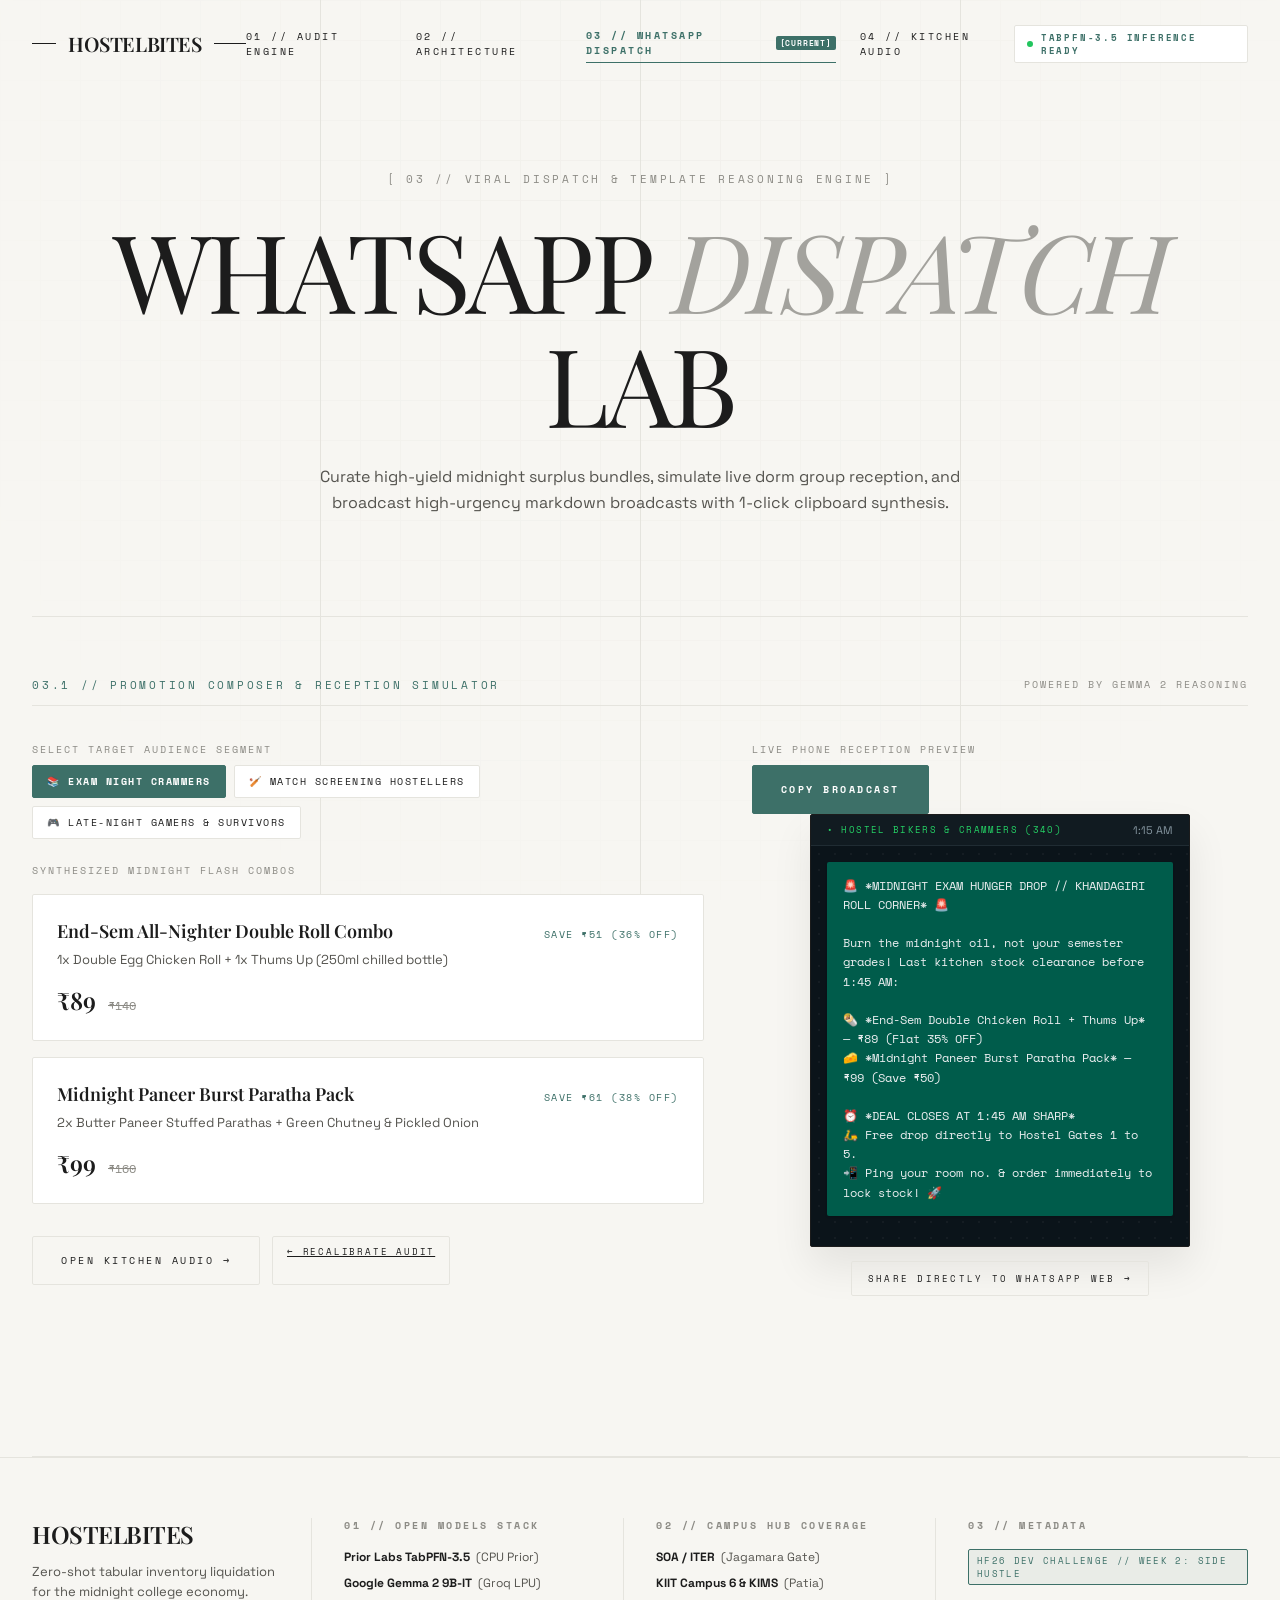
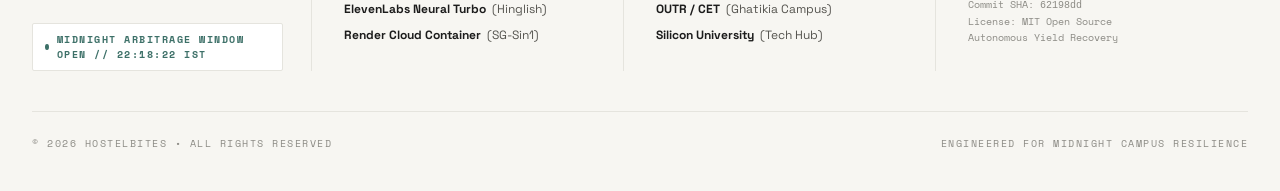
<file: static/dispatch.html>
<!DOCTYPE html>
<html lang="en">
<head>
  <meta charset="UTF-8">
  <meta name="viewport" content="width=device-width, initial-scale=1.0">
  <title>WhatsApp Dispatch Lab — HostelBites Flash Engine</title>
  <link rel="preconnect" href="https://fonts.googleapis.com">
  <link rel="preconnect" href="https://fonts.gstatic.com" crossorigin>
  <link href="https://fonts.googleapis.com/css2?family=Playfair+Display:ital,wght@0,400;0,600;1,400&family=Space+Grotesk:wght@300;400;500;600&family=Space+Mono:ital,wght@0,400;0,700;1,400&display=swap" rel="stylesheet">
  <link rel="stylesheet" href="style.css">
</head>
<body>
  <!-- Fixed Technical Grid Layer -->
  <div class="fixed-grid-backdrop">
    <div class="grid-line line-25"></div>
    <div class="grid-line line-50"></div>
    <div class="grid-line line-75"></div>
    <div class="radial-grid-pattern"></div>
  </div>

  <!-- Header Navigation -->
  <header class="editorial-nav" id="main-nav">
    <div class="nav-container">
      <a href="/" class="nav-brand">
        <span class="brand-bar bar-left"></span>
        <span class="brand-logo">HOSTELBITES</span>
        <span class="brand-bar bar-right"></span>
      </a>
      <nav class="nav-links">
        <a href="/" class="nav-link">01 // AUDIT ENGINE</a>
        <a href="/architecture" class="nav-link">02 // ARCHITECTURE</a>
        <a href="/dispatch" class="nav-link">03 // WHATSAPP DISPATCH</a>
        <a href="/audio" class="nav-link">04 // KITCHEN AUDIO</a>
      </nav>
      <div class="nav-status">
        <span class="pulse-dot"></span>
        <span class="status-mono">TABPFN-3.5 INFERENCE READY</span>
      </div>
    </div>
  </header>

  <main class="page-container">
    <!-- Hero Section -->
    <section class="hero-section">
      <div class="hero-badge">
        <span class="mono-badge">[ 03 // VIRAL DISPATCH & TEMPLATE REASONING ENGINE ]</span>
      </div>
      <h1 class="hero-title">
        WHATSAPP <span class="italic-accent">DISPATCH</span> LAB
      </h1>
      <p class="hero-subtitle">
        Curate high-yield midnight surplus bundles, simulate live dorm group reception, and broadcast high-urgency markdown broadcasts with 1-click clipboard synthesis.
      </p>
    </section>

    <!-- Dispatch Laboratory -->
    <section class="audit-section" id="dispatch-lab">
      <div class="section-label-bar">
        <span class="mono-section-tag">03.1 // PROMOTION COMPOSER & RECEPTION SIMULATOR</span>
        <span class="mono-meta">POWERED BY GEMMA 2 REASONING</span>
      </div>

      <div class="dispatch-lab-grid">
        <!-- Left: Interactive Combo Builders & Target Audience -->
        <div class="composer-col">
          <!-- Target Audience Selector -->
          <div class="audience-selector-row">
            <span class="mono-label">SELECT TARGET AUDIENCE SEGMENT</span>
            <div class="audience-pills">
              <button type="button" class="btn-audience-pill selected" data-audience="exam">
                📚 EXAM NIGHT CRAMMERS
              </button>
              <button type="button" class="btn-audience-pill" data-audience="match">
                🏏 MATCH SCREENING HOSTELLERS
              </button>
              <button type="button" class="btn-audience-pill" data-audience="weekend">
                🎮 LATE-NIGHT GAMERS & SURVIVORS
              </button>
            </div>
          </div>

          <!-- Active Flash Combos -->
          <div class="combos-section-header">
            <span class="mono-label">SYNTHESIZED MIDNIGHT FLASH COMBOS</span>
          </div>

          <div class="combos-container" id="combosList">
            <!-- Dynamic Combo Cards -->
            <div class="combo-card">
              <div class="combo-header">
                <span class="combo-name" id="combo1Name">End-Sem All-Nighter Double Roll Combo</span>
                <span class="combo-savings" id="combo1Savings">SAVE ₹51 (36% OFF)</span>
              </div>
              <p class="combo-items" id="combo1Items">1x Double Egg Chicken Roll + 1x Thums Up (250ml chilled bottle)</p>
              <div class="combo-pricing">
                <span class="flash-price" id="combo1Price">₹89</span>
                <span class="original-price" id="combo1Old">₹140</span>
              </div>
            </div>

            <div class="combo-card">
              <div class="combo-header">
                <span class="combo-name" id="combo2Name">Midnight Paneer Burst Paratha Pack</span>
                <span class="combo-savings" id="combo2Savings">SAVE ₹61 (38% OFF)</span>
              </div>
              <p class="combo-items" id="combo2Items">2x Butter Paneer Stuffed Parathas + Green Chutney & Pickled Onion</p>
              <div class="combo-pricing">
                <span class="flash-price" id="combo2Price">₹99</span>
                <span class="original-price" id="combo2Old">₹160</span>
              </div>
            </div>
          </div>

          <!-- Quick Navigation Actions -->
          <div class="audit-navigation-actions" style="margin-top: 32px;">
            <a href="/audio" class="btn-secondary">
              <span class="btn-text">OPEN KITCHEN AUDIO &rarr;</span>
            </a>
            <a href="/" class="btn-micro">
              <span>&larr; RECALIBRATE AUDIT</span>
            </a>
          </div>
        </div>

        <!-- Right: Realistic Phone Bezel Frame with WhatsApp Preview -->
        <div class="phone-preview-col">
          <div class="broadcast-header">
            <span class="mono-label">LIVE PHONE RECEPTION PREVIEW</span>
            <button class="btn-primary" id="btnCopyBroadcast">
              <span class="btn-overlay"></span>
              <span class="btn-text" id="copyBtnText">COPY BROADCAST</span>
            </button>
          </div>

          <!-- Smartphone Bezel Frame -->
          <div class="phone-bezel">
            <div class="phone-speaker-bar">
              <span class="wa-status-pill">&bull; HOSTEL BIKERS & CRAMMERS (340)</span>
              <span style="font-size: 11px; color: #8696a0;">1:15 AM</span>
            </div>
            
            <div class="phone-screen">
              <div class="wa-bubble" id="whatsappLiveBubble">
                <!-- WhatsApp Text Stream -->
              </div>
            </div>
          </div>

          <div style="margin-top: 14px; text-align: center;">
            <a href="#" target="_blank" id="directWaLink" class="btn-secondary" style="font-size: 9px; padding: 10px 16px;">
              <span>SHARE DIRECTLY TO WHATSAPP WEB &rarr;</span>
            </a>
          </div>
        </div>
      </div>
    </section>
  </main>

  <!-- Editorial Footer -->
  <footer class="editorial-footer">
    <div class="page-container">
      <div class="footer-grid">
        <div class="footer-col">
          <h3 class="footer-brand-title">HOSTELBITES</h3>
          <p class="footer-tagline">
            Zero-shot tabular inventory liquidation for the midnight college economy.
          </p>
          <div class="footer-clock-box">
            <span class="clock-indicator"></span>
            <span class="footer-clock-text" id="footer-clock-display">20:00 KITCHEN CHECK-IN ACTIVE</span>
          </div>
        </div>

        <div class="footer-col">
          <h4 class="footer-heading">01 // OPEN MODELS STACK</h4>
          <ul class="footer-list">
            <li class="footer-item"><strong>Prior Labs TabPFN-3.5</strong> (CPU Prior)</li>
            <li class="footer-item"><strong>Google Gemma 2 9B-IT</strong> (Groq LPU)</li>
            <li class="footer-item"><strong>ElevenLabs Neural Turbo</strong> (Hinglish)</li>
            <li class="footer-item"><strong>Render Cloud Container</strong> (SG-Sin1)</li>
          </ul>
        </div>

        <div class="footer-col">
          <h4 class="footer-heading">02 // CAMPUS HUB COVERAGE</h4>
          <ul class="footer-list">
            <li class="footer-item"><strong>SOA / ITER</strong> (Jagamara Gate)</li>
            <li class="footer-item"><strong>KIIT Campus 6 & KIMS</strong> (Patia)</li>
            <li class="footer-item"><strong>OUTR / CET</strong> (Ghatikia Campus)</li>
            <li class="footer-item"><strong>Silicon University</strong> (Tech Hub)</li>
          </ul>
        </div>

        <div class="footer-col">
          <h4 class="footer-heading">03 // METADATA</h4>
          <span class="footer-badge-tag">HF26 DEV CHALLENGE // WEEK 2: SIDE HUSTLE</span>
          <p class="footer-license-note">
            Commit SHA: <code>62198dd</code><br>
            License: MIT Open Source<br>
            Autonomous Yield Recovery
          </p>
        </div>
      </div>

      <div class="footer-bottom-bar">
        <span>&copy; 2026 HOSTELBITES &bull; ALL RIGHTS RESERVED</span>
        <span>ENGINEERED FOR MIDNIGHT CAMPUS RESILIENCE</span>
      </div>
    </div>
  </footer>

  <script src="nav.js"></script>
  <script>
    // Templates by audience segment
    const templates = {
      exam: (stall, combo1, combo2, price1, price2) => 
`🚨 *MIDNIGHT EXAM HUNGER DROP // ${stall.toUpperCase()}* 🚨

Burn the midnight oil, not your semester grades! Last kitchen stock clearance before 1:45 AM:

🌯 *${combo1}* — ₹${price1} (Flat 35% OFF)
🧀 *${combo2}* — ₹${price2} (Save ₹50)

⏰ *DEAL CLOSES AT 1:45 AM SHARP*
🛵 Free drop directly to Hostel Gates 1 to 5.
📲 Ping your room no. & order immediately to lock stock! 🚀`,

      match: (stall, combo1, combo2, price1, price2) => 
`🏏 *LATE-NIGHT MATCH SCREENING FLASH SALE // ${stall.toUpperCase()}* 🏏

Last overs tension? Feed the squad before the kitchen closes at 2:00 AM:

🌯 *${combo1}* — ₹${price1} (Clearance Deal)
🧀 *${combo2}* — ₹${price2} (Hostel Favorite)

🔥 *LIMITED TO FIRST 25 ORDERS TONIGHT*
📍 Pick-up at stall or gate drop. Ping now!`,

      weekend: (stall, combo1, combo2, price1, price2) => 
`🎮 *ALL-NIGHTER SURVIVOR PACK // ${stall.toUpperCase()}* 🎮

Gaming past 2:00 AM? Canteen closed? We got you sorted with fresh batch-fried rolls:

🌯 *${combo1}* — ₹${price1}
🧀 *${combo2}* — ₹${price2}

⚡ Valid till stock lasts tonight. First come, first served!`
    };

    let activeAudience = 'exam';
    let currentStall = "KHANDAGIRI ROLL CORNER";
    let combo1 = "End-Sem Double Chicken Roll + Thums Up";
    let combo2 = "Midnight Paneer Burst Paratha Pack";
    let price1 = 89;
    let price2 = 99;

    // Load any saved audit data from sessionStorage
    const saved = window.HostelBitesState ? window.HostelBitesState.getLatestAudit() : null;
    if (saved && saved.combos && saved.combos.length >= 2) {
      combo1 = saved.combos[0].name;
      price1 = saved.combos[0].flash_price;
      combo2 = saved.combos[1].name;
      price2 = saved.combos[1].flash_price;

      document.getElementById('combo1Name').innerText = saved.combos[0].name;
      document.getElementById('combo1Items').innerText = saved.combos[0].items;
      document.getElementById('combo1Price').innerText = `₹${saved.combos[0].flash_price}`;
      document.getElementById('combo1Savings').innerText = saved.combos[0].savings;

      document.getElementById('combo2Name').innerText = saved.combos[1].name;
      document.getElementById('combo2Items').innerText = saved.combos[1].items;
      document.getElementById('combo2Price').innerText = `₹${saved.combos[1].flash_price}`;
      document.getElementById('combo2Savings').innerText = saved.combos[1].savings;
    }

    function renderBroadcast() {
      const text = templates[activeAudience](currentStall, combo1, combo2, price1, price2);
      const bubble = document.getElementById('whatsappLiveBubble');
      bubble.innerText = text;

      // Update direct WhatsApp web link
      const directLink = document.getElementById('directWaLink');
      directLink.href = `https://api.whatsapp.com/send?text=${encodeURIComponent(text)}`;
    }

    // Audience selection buttons
    const audienceButtons = document.querySelectorAll('.btn-audience-pill');
    audienceButtons.forEach(btn => {
      btn.addEventListener('click', () => {
        audienceButtons.forEach(b => b.classList.remove('selected'));
        btn.classList.add('selected');
        activeAudience = btn.getAttribute('data-audience');
        renderBroadcast();
      });
    });

    // Copy button with character-tracking animation
    const copyBtn = document.getElementById('btnCopyBroadcast');
    const copyText = document.getElementById('copyBtnText');

    copyBtn.addEventListener('click', async () => {
      const text = document.getElementById('whatsappLiveBubble').innerText;
      try {
        await navigator.clipboard.writeText(text);
        copyText.innerText = "COPIED TO CLIPBOARD!";
        copyBtn.style.backgroundColor = "var(--fg-color)";
        setTimeout(() => {
          copyText.innerText = "COPY BROADCAST";
          copyBtn.style.backgroundColor = "var(--accent-color)";
        }, 2000);
      } catch (err) {
        console.error("Copy failed", err);
      }
    });

    renderBroadcast();
  </script>
</body>
</html>
</file>
<file: static/style.css>
/* ==========================================================================
   HostelBites — Tech Editorial Universal Design System
   Specification: Superdesign Tech Editorial Tokens & Layout
   ========================================================================== */

:root {
  --bg-color: #f7f6f2;
  --fg-color: #1c1c1c;
  --accent-color: #3d7068;
  --accent-hover: #2f5953;
  --accent-light: rgba(61, 112, 104, 0.08);
  --border-color: #e5e4de;
  --muted-text: #8c8b85;
  --blue-scan: #3b82f6;

  --font-serif: 'Playfair Display', Georgia, serif;
  --font-sans: 'Space Grotesk', -apple-system, BlinkMacSystemFont, sans-serif;
  --font-mono: 'Space Mono', monospace;

  --ease-editorial: cubic-bezier(0.16, 1, 0.3, 1);
  --transition-speed: 700ms;
}

*, *::before, *::after {
  box-sizing: border-box;
  margin: 0;
  padding: 0;
}

html {
  background-color: var(--bg-color);
  color: var(--fg-color);
  font-family: var(--font-sans);
  scroll-behavior: smooth;
  -webkit-font-smoothing: antialiased;
}

body {
  position: relative;
  min-height: 100vh;
  overflow-x: hidden;
  background-color: var(--bg-color);
}

/* ==========================================================================
   Structural 4-Column Grid & Technical Backdrop
   ========================================================================== */
.fixed-grid-backdrop {
  position: fixed;
  inset: 0;
  pointer-events: none;
  z-index: 0;
}

.grid-line {
  position: absolute;
  top: 0;
  bottom: 0;
  width: 1px;
  background-color: var(--border-color);
}
.line-25 { left: 25%; }
.line-50 { left: 50%; }
.line-75 { left: 75%; }

.radial-grid-pattern {
  position: absolute;
  inset: 0;
  background-image: 
    linear-gradient(to right, var(--border-color) 1px, transparent 1px),
    linear-gradient(to bottom, var(--border-color) 1px, transparent 1px);
  background-size: 40px 40px;
  mask-image: radial-gradient(circle at 50% 30%, rgba(0, 0, 0, 0.35) 0%, rgba(0, 0, 0, 0) 80%);
  -webkit-mask-image: radial-gradient(circle at 50% 30%, rgba(0, 0, 0, 0.35) 0%, rgba(0, 0, 0, 0) 80%);
}

.page-container {
  position: relative;
  z-index: 1;
  max-width: 1280px;
  margin: 0 auto;
  padding: 0 32px;
}

/* ==========================================================================
   Editorial Navigation (Sticky Glassmorphic Transition past 20px)
   ========================================================================== */
.editorial-nav {
  position: sticky;
  top: 0;
  z-index: 100;
  padding: 24px 0;
  transition: all var(--transition-speed) var(--ease-editorial);
  background: transparent;
}

.editorial-nav.scrolled {
  padding: 16px 0;
  background: rgba(247, 246, 242, 0.85);
  backdrop-filter: blur(16px);
  -webkit-backdrop-filter: blur(16px);
  border-bottom: 1px solid var(--border-color);
}

.nav-container {
  max-width: 1280px;
  margin: 0 auto;
  padding: 0 32px;
  display: flex;
  justify-content: space-between;
  align-items: center;
}

.nav-brand {
  display: flex;
  align-items: center;
  gap: 12px;
  text-decoration: none;
  color: var(--fg-color);
}

.brand-logo {
  font-family: var(--font-serif);
  font-size: 20px;
  letter-spacing: -0.02em;
  font-weight: 600;
}

.brand-bar {
  display: inline-block;
  height: 1px;
  background-color: var(--fg-color);
}
.bar-left { width: 24px; }
.bar-right { width: 32px; }

.nav-links {
  display: flex;
  align-items: center;
  gap: 24px;
}

.nav-link {
  display: inline-flex;
  align-items: center;
  gap: 6px;
  font-family: var(--font-mono);
  font-size: 10px;
  text-transform: uppercase;
  letter-spacing: 0.25em;
  color: var(--fg-color);
  text-decoration: none;
  padding: 4px 0;
  transition: color var(--transition-speed) var(--ease-editorial);
  position: relative;
}

.nav-link:hover {
  color: var(--accent-color);
}

.nav-link.active {
  color: var(--accent-color);
  border-bottom: 1px solid var(--accent-color);
  font-weight: 700;
}

.current-pill {
  font-family: var(--font-mono);
  font-size: 8px;
  letter-spacing: 0.1em;
  background-color: var(--accent-color);
  color: #ffffff;
  padding: 1px 4px;
  border-radius: 2px;
}

.nav-status {
  display: flex;
  align-items: center;
  gap: 8px;
  padding: 5px 12px;
  border: 1px solid var(--border-color);
  border-radius: 2px;
  background-color: #ffffff;
}

.status-mono {
  font-family: var(--font-mono);
  font-size: 9px;
  letter-spacing: 0.2em;
  color: var(--accent-color);
  font-weight: 700;
}

.pulse-dot {
  width: 6px;
  height: 6px;
  border-radius: 50%;
  background-color: #22c55e;
  box-shadow: 0 0 0 0 rgba(34, 197, 94, 0.7);
  animation: pulseGreen 2s infinite var(--ease-editorial);
}

@keyframes pulseGreen {
  0% { transform: scale(0.95); box-shadow: 0 0 0 0 rgba(34, 197, 94, 0.7); }
  70% { transform: scale(1); box-shadow: 0 0 0 6px rgba(34, 197, 94, 0); }
  100% { transform: scale(0.95); box-shadow: 0 0 0 0 rgba(34, 197, 94, 0); }
}

/* ==========================================================================
   Editorial Buttons (0.25em -> 0.4em Tracking Transition)
   Strictly max 2px border radius
   ========================================================================== */
.btn-primary {
  position: relative;
  display: inline-flex;
  align-items: center;
  justify-content: center;
  padding: 16px 28px;
  background-color: var(--accent-color);
  color: #ffffff;
  border: 1px solid var(--accent-color);
  border-radius: 2px;
  text-decoration: none;
  overflow: hidden;
  cursor: pointer;
  transition: all var(--transition-speed) var(--ease-editorial);
}

.btn-primary .btn-text {
  position: relative;
  z-index: 2;
  font-family: var(--font-mono);
  font-size: 10px;
  letter-spacing: 0.25em;
  text-transform: uppercase;
  font-weight: 700;
  transition: letter-spacing var(--transition-speed) var(--ease-editorial);
}

.btn-primary .btn-overlay {
  position: absolute;
  inset: 0;
  background-color: rgba(255, 255, 255, 0.2);
  transform: translateY(100%);
  transition: transform var(--transition-speed) var(--ease-editorial);
}

.btn-primary:hover .btn-text {
  letter-spacing: 0.4em;
}

.btn-primary:hover .btn-overlay {
  transform: translateY(0);
}

.btn-primary:hover {
  background-color: var(--accent-hover);
}

.btn-primary.full-width {
  width: 100%;
}

.btn-secondary {
  display: inline-flex;
  align-items: center;
  padding: 16px 28px;
  background-color: transparent;
  color: var(--fg-color);
  border: 1px solid var(--border-color);
  border-radius: 2px;
  text-decoration: none;
  font-family: var(--font-mono);
  font-size: 10px;
  letter-spacing: 0.25em;
  text-transform: uppercase;
  transition: all var(--transition-speed) var(--ease-editorial);
}

.btn-secondary:hover {
  background-color: #ffffff;
  border-color: var(--fg-color);
  letter-spacing: 0.35em;
}

.btn-micro {
  padding: 8px 14px;
  background: transparent;
  border: 1px solid var(--border-color);
  font-family: var(--font-mono);
  font-size: 9px;
  letter-spacing: 0.2em;
  text-transform: uppercase;
  cursor: pointer;
  border-radius: 2px;
  transition: all var(--transition-speed) var(--ease-editorial);
  color: var(--fg-color);
}

.btn-micro:hover {
  background: var(--fg-color);
  color: #ffffff;
  letter-spacing: 0.3em;
}

/* ==========================================================================
   Page Headers & Hero Sections
   ========================================================================== */
.hero-section {
  padding: 80px 0 60px;
  text-align: center;
  border-bottom: 1px solid var(--border-color);
}

.hero-badge {
  display: inline-block;
  margin-bottom: 24px;
}

.mono-badge {
  font-family: var(--font-mono);
  font-size: 11px;
  letter-spacing: 0.25em;
  color: var(--muted-text);
  text-transform: uppercase;
}

.hero-title {
  font-family: var(--font-serif);
  font-size: clamp(3.2rem, 9vw, 6.8rem);
  font-weight: 400;
  line-height: 1.05;
  letter-spacing: -0.03em;
  margin-bottom: 24px;
  text-transform: uppercase;
}

.italic-accent {
  font-style: italic;
  color: #a3a29d;
  font-weight: 300;
}

.hero-subtitle {
  max-width: 680px;
  margin: 0 auto 40px;
  font-size: 16px;
  line-height: 1.6;
  color: #55544f;
  font-weight: 400;
}

.hero-actions {
  display: flex;
  justify-content: center;
  gap: 16px;
}

/* ==========================================================================
   Section Headers & Labels
   ========================================================================== */
.section-label-bar {
  display: flex;
  justify-content: space-between;
  align-items: center;
  margin-bottom: 36px;
  border-bottom: 1px solid var(--border-color);
  padding-bottom: 12px;
}

.mono-section-tag {
  font-family: var(--font-mono);
  font-size: 11px;
  letter-spacing: 0.25em;
  color: var(--accent-color);
}

.mono-meta {
  font-family: var(--font-mono);
  font-size: 10px;
  letter-spacing: 0.2em;
  color: var(--muted-text);
}

.mono-label {
  display: block;
  font-family: var(--font-mono);
  font-size: 10px;
  letter-spacing: 0.2em;
  color: var(--muted-text);
  margin-bottom: 8px;
  text-transform: uppercase;
}

.mono-data {
  font-family: var(--font-mono);
  font-size: 11px;
  color: var(--fg-color);
}

/* ==========================================================================
   Statistics Grid (3-Column)
   ========================================================================== */
.stats-section {
  border-bottom: 1px solid var(--border-color);
}

.stats-grid {
  display: grid;
  grid-template-columns: repeat(3, 1fr);
}

.stat-cell {
  padding: 48px 36px;
  border-right: 1px solid var(--border-color);
  transition: background-color var(--transition-speed) var(--ease-editorial);
}

.stat-cell:last-child {
  border-right: none;
}

.stat-cell:hover {
  background-color: #ffffff;
}

.stat-icon-box {
  width: 44px;
  height: 44px;
  border: 1px solid var(--border-color);
  display: flex;
  align-items: center;
  justify-content: center;
  font-family: var(--font-mono);
  font-size: 11px;
  color: var(--muted-text);
  margin-bottom: 24px;
}

.stat-number {
  font-family: var(--font-serif);
  font-size: 44px;
  font-weight: 400;
  line-height: 1;
  margin-bottom: 12px;
}

.stat-label {
  font-family: var(--font-mono);
  font-size: 10px;
  letter-spacing: 0.25em;
  color: var(--accent-color);
  margin-bottom: 8px;
}

.stat-desc {
  font-size: 13px;
  color: #66655f;
  line-height: 1.5;
}

/* ==========================================================================
   Scroll Word-Reveal Section
   ========================================================================== */
.reveal-section {
  padding: 80px 0;
  border-bottom: 1px solid var(--border-color);
}

.reveal-paragraph {
  font-family: var(--font-serif);
  font-size: clamp(2rem, 3.4vw, 3.2rem);
  line-height: 1.35;
  color: var(--fg-color);
  letter-spacing: -0.01em;
}

.reveal-word {
  opacity: 0.15;
  transition: opacity 0.4s var(--ease-editorial);
}

.reveal-word.active {
  opacity: 1.0;
}

/* ==========================================================================
   01 // AUDIT ENGINE STYLES (Minimal underline-only inputs & Scanline)
   ========================================================================== */
.audit-section {
  padding: 60px 0 80px;
  border-bottom: 1px solid var(--border-color);
}

.audit-grid {
  display: grid;
  grid-template-columns: 1.3fr 0.9fr;
  gap: 48px;
}

.step-header {
  margin-bottom: 32px;
}

.step-num {
  font-family: var(--font-mono);
  font-size: 11px;
  color: var(--accent-color);
  letter-spacing: 0.2em;
}

.step-title {
  font-family: var(--font-serif);
  font-size: 28px;
  font-weight: 400;
  margin-top: 4px;
}

.editorial-form .form-row {
  display: flex;
  gap: 20px;
  margin-bottom: 24px;
}

.editorial-form .three-col .form-group { flex: 1; }
.editorial-form .two-col .form-group { flex: 1; }
.editorial-form .flex-2 { flex: 2; }
.editorial-form .flex-1 { flex: 1; }

.clean-input {
  width: 100%;
  padding: 12px 0;
  background: transparent;
  border: none;
  border-bottom: 1px solid var(--border-color);
  border-radius: 0;
  font-family: var(--font-sans);
  font-size: 15px;
  color: var(--fg-color);
  outline: none;
  transition: border-color var(--transition-speed) var(--ease-editorial);
}

.clean-input:focus {
  border-bottom-color: var(--accent-color);
}

.toggle-group {
  display: flex;
  gap: 8px;
}

.toggle-pill {
  flex: 1;
  position: relative;
  display: flex;
  align-items: center;
  justify-content: center;
  padding: 10px 8px;
  border: 1px solid var(--border-color);
  border-radius: 2px;
  cursor: pointer;
  font-family: var(--font-mono);
  font-size: 9px;
  letter-spacing: 0.15em;
  color: var(--muted-text);
  transition: all var(--transition-speed) var(--ease-editorial);
}

.toggle-pill input {
  position: absolute;
  opacity: 0;
}

.toggle-pill:has(input:checked) {
  border-color: var(--accent-color);
  background-color: var(--accent-light);
  color: var(--accent-color);
  font-weight: 700;
}

/* Telemetry Card & Scan-Line Progress Bar */
.telemetry-card {
  border: 1px solid var(--border-color);
  background-color: #ffffff;
  padding: 28px;
  border-radius: 2px;
}

.telemetry-header {
  display: flex;
  justify-content: space-between;
  align-items: center;
  margin-bottom: 16px;
}

.telemetry-tag {
  font-family: var(--font-mono);
  font-size: 9px;
  letter-spacing: 0.2em;
  padding: 4px 8px;
  border: 1px solid var(--border-color);
  border-radius: 2px;
}

.scanline-container {
  position: relative;
  height: 2px;
  background-color: var(--border-color);
  overflow: hidden;
  margin-bottom: 24px;
}

.scanline-bar {
  position: absolute;
  top: 0;
  left: 0;
  height: 100%;
  width: 40%;
  background-color: var(--blue-scan);
  transform: translateX(-100%);
}

.scanline-bar.active {
  animation: scanSlide 1.8s infinite cubic-bezier(0.8, 0, 0.2, 1);
}

@keyframes scanSlide {
  0% { transform: translateX(-100%); }
  100% { transform: translateX(350%); }
}

.ghost-code-frame {
  padding: 24px;
  background-color: #faf9f6;
  border: 1px dashed var(--border-color);
}

.mono-console {
  font-family: var(--font-mono);
  font-size: 11px;
  color: var(--muted-text);
  margin-bottom: 6px;
}

.metric-row {
  display: grid;
  grid-template-columns: 1fr 1fr;
  gap: 20px;
  margin-bottom: 20px;
}

.metric-block .serif-metric {
  font-family: var(--font-serif);
  font-size: 32px;
  font-weight: 400;
  color: var(--fg-color);
}

.risk-pill {
  display: inline-block;
  padding: 6px 12px;
  font-family: var(--font-mono);
  font-size: 11px;
  letter-spacing: 0.2em;
  border-radius: 2px;
  text-transform: uppercase;
}
.risk-pill.critical { background: #fee2e2; color: #991b1b; }
.risk-pill.high { background: #ffedd5; color: #9a3412; }
.risk-pill.moderate { background: #fef9c3; color: #854d0e; }
.risk-pill.safe { background: #dcfce7; color: #166534; }

/* TabPFN Posterior Probabilities & Anomaly Detection */
.anomaly-warning {
  background-color: #fee2e2;
  border: 1px solid #ef4444;
  color: #991b1b;
  font-family: var(--font-mono);
  font-size: 10px;
  letter-spacing: 0.15em;
  padding: 8px 12px;
  margin-bottom: 16px;
  border-radius: 2px;
  font-weight: 700;
  display: flex;
  align-items: center;
  gap: 8px;
}

.prob-distribution-container {
  display: flex;
  flex-direction: column;
  gap: 8px;
  margin: 14px 0 18px;
  background-color: #faf9f6;
  border: 1px solid var(--border-color);
  padding: 14px 16px;
  border-radius: 2px;
}

.prob-row {
  display: flex;
  flex-direction: column;
  gap: 4px;
}

.prob-label-row {
  display: flex;
  justify-content: space-between;
  align-items: center;
}

.prob-track {
  height: 4px;
  background-color: var(--border-color);
  width: 100%;
  overflow: hidden;
  border-radius: 2px;
}

.prob-fill {
  height: 100%;
  transition: width 0.8s var(--ease-editorial);
}

.prob-fill.safe { background-color: #22c55e; }
.prob-fill.moderate { background-color: #f59e0b; }
.prob-fill.high { background-color: #ea580c; }
.prob-fill.critical { background-color: #dc2626; }

.diagnostic-divider {
  height: 1px;
  background-color: var(--border-color);
  margin: 18px 0;
}

.telemetry-details .detail-line {
  display: flex;
  justify-content: space-between;
  margin-bottom: 10px;
}

/* Quick Jump Links to Other Sub-pages */
.audit-navigation-actions {
  margin-top: 24px;
  display: flex;
  gap: 12px;
}

/* ==========================================================================
   02 // ARCHITECTURE WORKFLOW & SPEC STYLES
   ========================================================================== */
.arch-grid {
  display: grid;
  grid-template-columns: 1.25fr 1fr;
  gap: 48px;
  align-items: start;
  margin-bottom: 60px;
}

.workflow-steps-list {
  display: flex;
  flex-direction: column;
  gap: 20px;
}

.workflow-step-item {
  border: 1px solid var(--border-color);
  background-color: #ffffff;
  padding: 24px;
  border-radius: 2px;
  cursor: pointer;
  transition: opacity var(--transition-speed) var(--ease-editorial),
              border-color var(--transition-speed) var(--ease-editorial);
}

.workflow-step-item.dimmed {
  opacity: 0.35;
}

.workflow-step-item.active-step {
  opacity: 1.0;
  border-color: var(--accent-color);
  box-shadow: inset 2px 0 0 var(--accent-color);
}

.step-num-badge {
  font-family: var(--font-mono);
  font-size: 10px;
  color: var(--accent-color);
  letter-spacing: 0.2em;
  margin-bottom: 4px;
}

.step-heading {
  font-family: var(--font-serif);
  font-size: 20px;
  font-weight: 600;
  margin-bottom: 8px;
}

.step-summary {
  font-size: 13px;
  color: #55544f;
  line-height: 1.5;
}

.step-tech-specs {
  margin-top: 16px;
  padding-top: 16px;
  border-top: 1px dashed var(--border-color);
  display: grid;
  grid-template-columns: repeat(3, 1fr);
  gap: 12px;
}

.spec-mini-box {
  background-color: #faf9f6;
  padding: 10px 12px;
  border: 1px solid var(--border-color);
}

.spec-title {
  font-family: var(--font-mono);
  font-size: 9px;
  color: var(--muted-text);
  letter-spacing: 0.15em;
  text-transform: uppercase;
}

.spec-val {
  font-family: var(--font-mono);
  font-size: 13px;
  font-weight: 700;
  color: var(--accent-color);
  margin-top: 2px;
}

/* Sticky Architecture Flow Diagram */
.sticky-diagram-wrapper {
  position: sticky;
  top: 90px;
  border: 1px solid var(--border-color);
  background-color: #ffffff;
  padding: 28px;
  border-radius: 2px;
}

.diagram-header {
  margin-bottom: 20px;
}

.diagram-title {
  font-family: var(--font-serif);
  font-size: 20px;
  margin-top: 4px;
}

.flow-diagram-container {
  display: flex;
  flex-direction: column;
  gap: 16px;
}

.flow-node {
  border: 1px solid var(--border-color);
  background-color: #faf9f6;
  padding: 14px 16px;
  border-radius: 2px;
  display: flex;
  align-items: center;
  justify-content: space-between;
  transition: all var(--transition-speed) var(--ease-editorial);
}

.flow-node.highlighted {
  border-color: var(--accent-color);
  background-color: var(--accent-light);
}

.flow-node-title {
  font-family: var(--font-mono);
  font-size: 11px;
  font-weight: 700;
  letter-spacing: 0.15em;
}

.flow-node-desc {
  font-size: 11px;
  color: var(--muted-text);
}

.flow-arrow-down {
  text-align: center;
  font-family: var(--font-mono);
  font-size: 12px;
  color: var(--muted-text);
  line-height: 1;
}

/* ==========================================================================
   03 // WHATSAPP DISPATCH LAB & PHONE BEZEL FRAME
   ========================================================================== */
.dispatch-lab-grid {
  display: grid;
  grid-template-columns: 1.15fr 0.85fr;
  gap: 48px;
  align-items: start;
  margin-bottom: 80px;
}

.audience-selector-row {
  margin-bottom: 24px;
}

.audience-pills {
  display: flex;
  flex-wrap: wrap;
  gap: 8px;
  margin-top: 8px;
}

.btn-audience-pill {
  padding: 8px 14px;
  background-color: #ffffff;
  border: 1px solid var(--border-color);
  border-radius: 2px;
  font-family: var(--font-mono);
  font-size: 10px;
  letter-spacing: 0.15em;
  cursor: pointer;
  color: var(--fg-color);
  transition: all var(--transition-speed) var(--ease-editorial);
}

.btn-audience-pill:hover {
  border-color: var(--accent-color);
}

.btn-audience-pill.selected {
  background-color: var(--accent-color);
  color: #ffffff;
  border-color: var(--accent-color);
  font-weight: 700;
}

/* Phone Bezel Frame */
.phone-bezel {
  width: 100%;
  max-width: 380px;
  margin: 0 auto;
  border: 1px solid #1c1c1c;
  background-color: #0c1317;
  border-radius: 2px;
  box-shadow: 0 20px 40px rgba(0, 0, 0, 0.08);
  overflow: hidden;
}

.phone-speaker-bar {
  background-color: #111b21;
  padding: 8px 16px;
  display: flex;
  justify-content: space-between;
  align-items: center;
  border-bottom: 1px solid #202c33;
}

.wa-status-pill {
  font-family: var(--font-mono);
  font-size: 9px;
  color: #25d366;
  letter-spacing: 0.15em;
}

.phone-screen {
  padding: 16px;
  background-color: #0b141a;
  background-image: radial-gradient(rgba(255, 255, 255, 0.04) 1px, transparent 1px);
  background-size: 16px 16px;
  min-height: 400px;
}

.wa-bubble {
  background-color: #005c4b;
  color: #e9edef;
  padding: 14px 16px;
  border-radius: 2px;
  font-family: var(--font-mono);
  font-size: 12px;
  line-height: 1.6;
  white-space: pre-wrap;
  word-break: break-word;
  box-shadow: 0 1px 2px rgba(0, 0, 0, 0.2);
}

.wa-time-stamp {
  display: block;
  text-align: right;
  font-size: 9px;
  color: #8696a0;
  margin-top: 8px;
}

/* Combo Builder Cards */
.combos-container {
  display: flex;
  flex-direction: column;
  gap: 16px;
  margin-top: 16px;
}

.combo-card {
  padding: 24px;
  border: 1px solid var(--border-color);
  background-color: #ffffff;
  border-radius: 2px;
  transition: border-color var(--transition-speed) var(--ease-editorial);
}

.combo-card:hover {
  border-color: var(--accent-color);
}

.combo-header {
  display: flex;
  justify-content: space-between;
  align-items: baseline;
  margin-bottom: 8px;
}

.combo-name {
  font-family: var(--font-serif);
  font-size: 18px;
  font-weight: 600;
}

.combo-savings {
  font-family: var(--font-mono);
  font-size: 10px;
  color: var(--accent-color);
  letter-spacing: 0.15em;
}

.combo-items {
  font-size: 13px;
  color: #55544f;
  margin-bottom: 16px;
}

.combo-pricing {
  display: flex;
  align-items: baseline;
  gap: 12px;
}

.flash-price {
  font-family: var(--font-serif);
  font-size: 24px;
  font-weight: 600;
  color: var(--fg-color);
}

.original-price {
  font-family: var(--font-mono);
  font-size: 12px;
  text-decoration: line-through;
  color: var(--muted-text);
}

/* ==========================================================================
   04 // KITCHEN AUDIO DISPATCH & CANVAS VISUALIZER
   ========================================================================== */
.audio-hub-grid {
  display: grid;
  grid-template-columns: 1fr 1fr;
  gap: 48px;
  align-items: start;
  margin-bottom: 80px;
}

.audio-console-card {
  border: 1px solid var(--border-color);
  background-color: #ffffff;
  padding: 32px;
  border-radius: 2px;
}

.canvas-visualizer-container {
  position: relative;
  height: 120px;
  background-color: #faf9f6;
  border: 1px solid var(--border-color);
  margin-bottom: 24px;
  display: flex;
  align-items: center;
  justify-content: center;
}

#waveformCanvas {
  width: 100%;
  height: 100%;
  display: block;
}

.visualizer-overlay-text {
  position: absolute;
  font-family: var(--font-mono);
  font-size: 10px;
  letter-spacing: 0.25em;
  color: var(--muted-text);
  pointer-events: none;
}

.audio-settings-bar {
  display: flex;
  justify-content: space-between;
  align-items: center;
  padding: 16px 0;
  border-top: 1px solid var(--border-color);
  border-bottom: 1px solid var(--border-color);
  margin-bottom: 24px;
}

.speed-toggles-group {
  display: flex;
  gap: 8px;
}

.btn-speed {
  padding: 4px 10px;
  border: 1px solid var(--border-color);
  background: transparent;
  font-family: var(--font-mono);
  font-size: 10px;
  cursor: pointer;
  border-radius: 2px;
  transition: all var(--transition-speed) var(--ease-editorial);
}

.btn-speed.active {
  background-color: var(--accent-color);
  color: #ffffff;
  border-color: var(--accent-color);
}

/* Bilingual Scripts Card */
.scripts-container-card {
  border: 1px solid var(--border-color);
  background-color: #ffffff;
  padding: 32px;
  border-radius: 2px;
}

.script-tabs {
  display: flex;
  gap: 8px;
  border-bottom: 1px solid var(--border-color);
  padding-bottom: 12px;
  margin-bottom: 20px;
}

.btn-script-tab {
  padding: 6px 14px;
  border: 1px solid var(--border-color);
  background: transparent;
  font-family: var(--font-mono);
  font-size: 10px;
  letter-spacing: 0.15em;
  cursor: pointer;
  border-radius: 2px;
  transition: all var(--transition-speed) var(--ease-editorial);
}

.btn-script-tab.active {
  background-color: var(--fg-color);
  color: #ffffff;
  border-color: var(--fg-color);
}

.script-display-body {
  padding: 20px;
  background-color: #faf9f6;
  border: 1px dashed var(--border-color);
  min-height: 180px;
}

.script-text-para {
  font-family: var(--font-serif);
  font-size: 18px;
  line-height: 1.6;
  color: var(--fg-color);
}

.script-sub-notes {
  margin-top: 16px;
  font-family: var(--font-mono);
  font-size: 10px;
  color: var(--muted-text);
  letter-spacing: 0.15em;
}

/* ==========================================================================
   4-Column Structured Editorial Footer
   Dividers: 1px solid #e5e4de
   ========================================================================== */
.editorial-footer {
  background-color: var(--bg-color);
  border-top: 1px solid var(--border-color);
  padding: 60px 0 40px;
  position: relative;
  z-index: 2;
}

.footer-grid {
  display: grid;
  grid-template-columns: repeat(4, 1fr);
  gap: 32px;
  border-bottom: 1px solid var(--border-color);
  padding-bottom: 40px;
  margin-bottom: 24px;
}

.footer-col {
  border-right: 1px solid var(--border-color);
  padding-right: 28px;
}

.footer-col:last-child {
  border-right: none;
  padding-right: 0;
}

.footer-brand-title {
  font-family: var(--font-serif);
  font-size: 24px;
  font-weight: 600;
  letter-spacing: -0.02em;
  margin-bottom: 12px;
}

.footer-tagline {
  font-size: 13px;
  line-height: 1.6;
  color: #55544f;
  margin-bottom: 20px;
}

.footer-clock-box {
  display: flex;
  align-items: center;
  gap: 8px;
  padding: 8px 12px;
  background-color: #ffffff;
  border: 1px solid var(--border-color);
  border-radius: 2px;
}

.clock-indicator {
  width: 6px;
  height: 6px;
  border-radius: 50%;
  background-color: var(--accent-color);
}

.footer-clock-text {
  font-family: var(--font-mono);
  font-size: 10px;
  letter-spacing: 0.15em;
  color: var(--accent-color);
  font-weight: 700;
}

.footer-heading {
  font-family: var(--font-mono);
  font-size: 10px;
  letter-spacing: 0.25em;
  text-transform: uppercase;
  color: var(--muted-text);
  margin-bottom: 16px;
}

.footer-list {
  list-style: none;
  display: flex;
  flex-direction: column;
  gap: 10px;
}

.footer-item {
  font-size: 12px;
  color: #55544f;
  display: flex;
  align-items: center;
  gap: 6px;
}

.footer-item strong {
  color: var(--fg-color);
  font-family: var(--font-sans);
}

.footer-badge-tag {
  display: inline-block;
  padding: 4px 8px;
  background-color: var(--accent-light);
  border: 1px solid var(--accent-color);
  color: var(--accent-color);
  font-family: var(--font-mono);
  font-size: 9px;
  letter-spacing: 0.15em;
  border-radius: 2px;
  margin-bottom: 12px;
}

.footer-license-note {
  font-family: var(--font-mono);
  font-size: 10px;
  color: var(--muted-text);
  line-height: 1.6;
}

.footer-bottom-bar {
  display: flex;
  justify-content: space-between;
  align-items: center;
  font-family: var(--font-mono);
  font-size: 10px;
  color: var(--muted-text);
  letter-spacing: 0.15em;
}

.hidden {
  display: none !important;
}

/* ==========================================================================
   Responsive Breakpoints
   ========================================================================== */
@media (max-width: 1024px) {
  .footer-grid {
    grid-template-columns: repeat(2, 1fr);
  }
  .footer-col:nth-child(2) {
    border-right: none;
  }
  .arch-grid, .dispatch-lab-grid, .audio-hub-grid {
    grid-template-columns: 1fr;
  }
}

@media (max-width: 768px) {
  .audit-grid, .stats-grid, .footer-grid {
    grid-template-columns: 1fr;
  }
  .stat-cell, .footer-col {
    border-right: none;
    border-bottom: 1px solid var(--border-color);
    padding: 24px 0;
  }
  .nav-links {
    display: none;
  }
  .hero-title {
    font-size: 3.2rem;
  }
}
</file>
